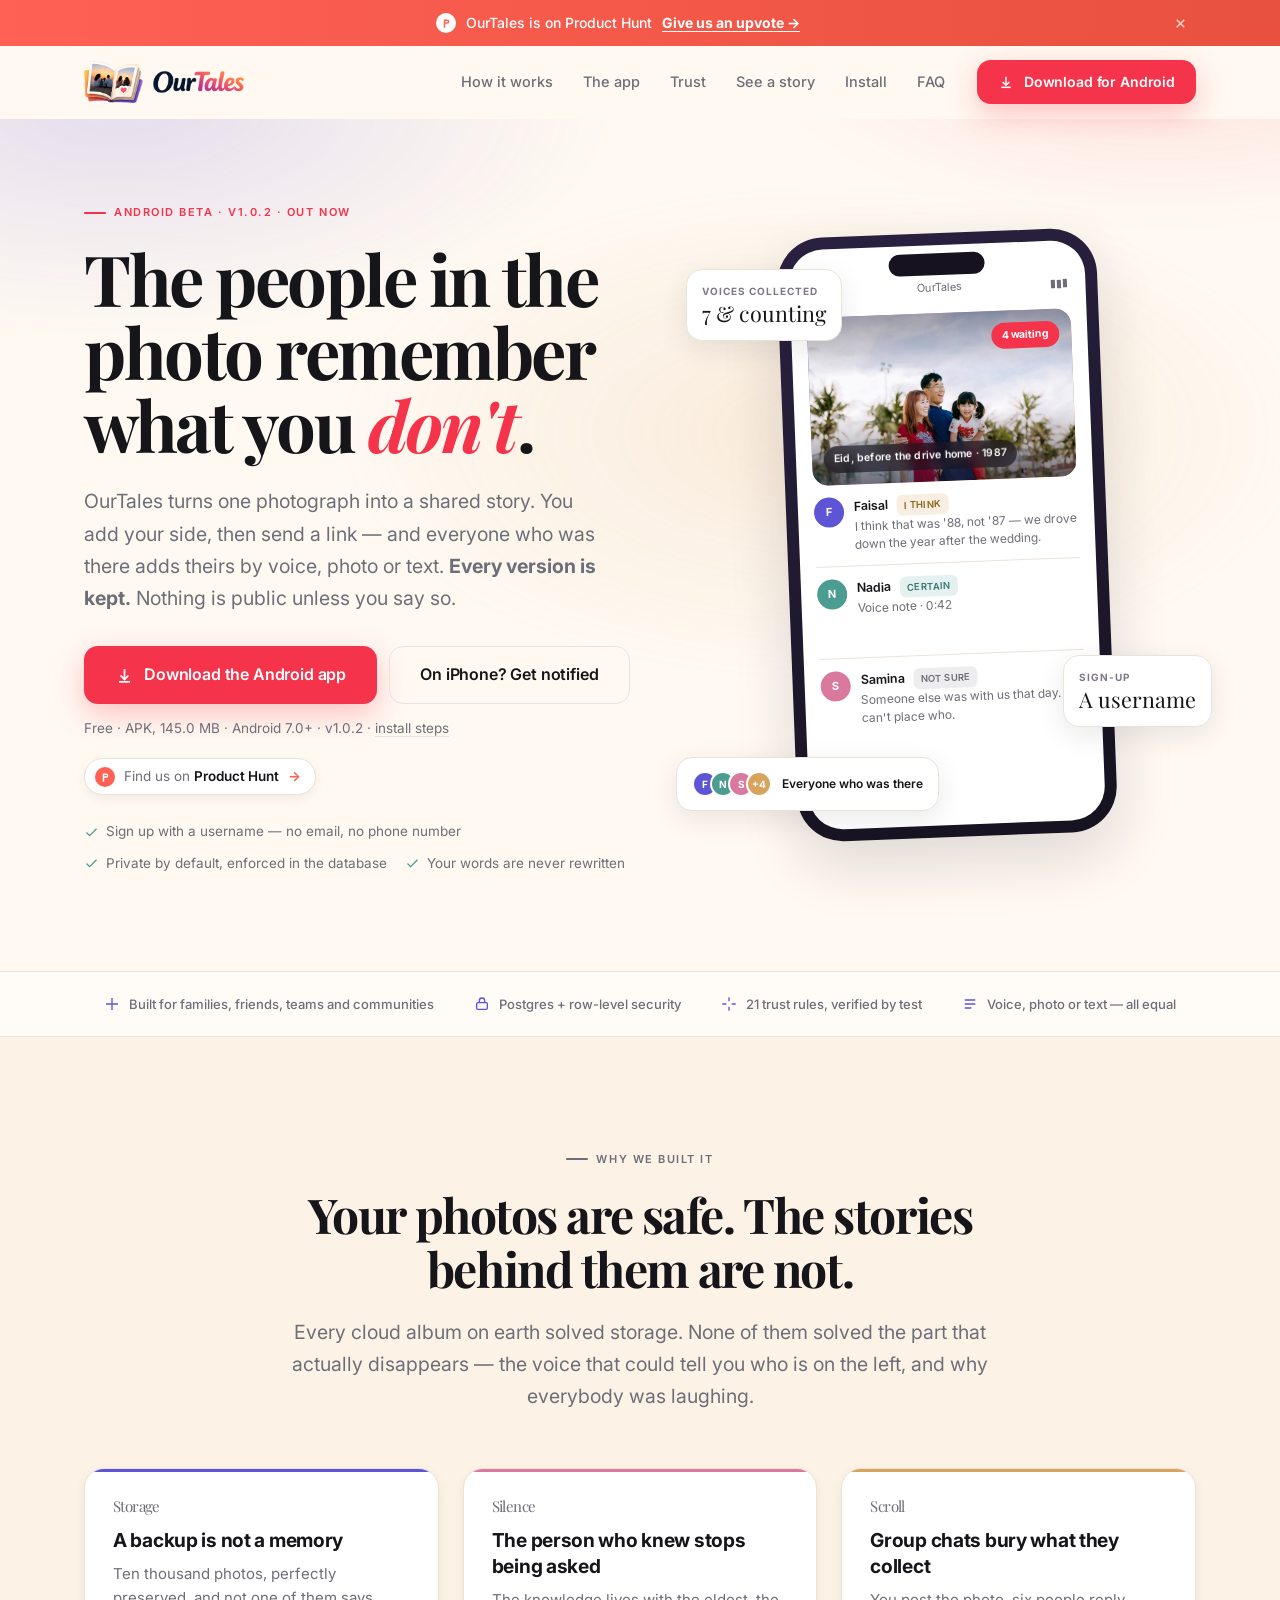
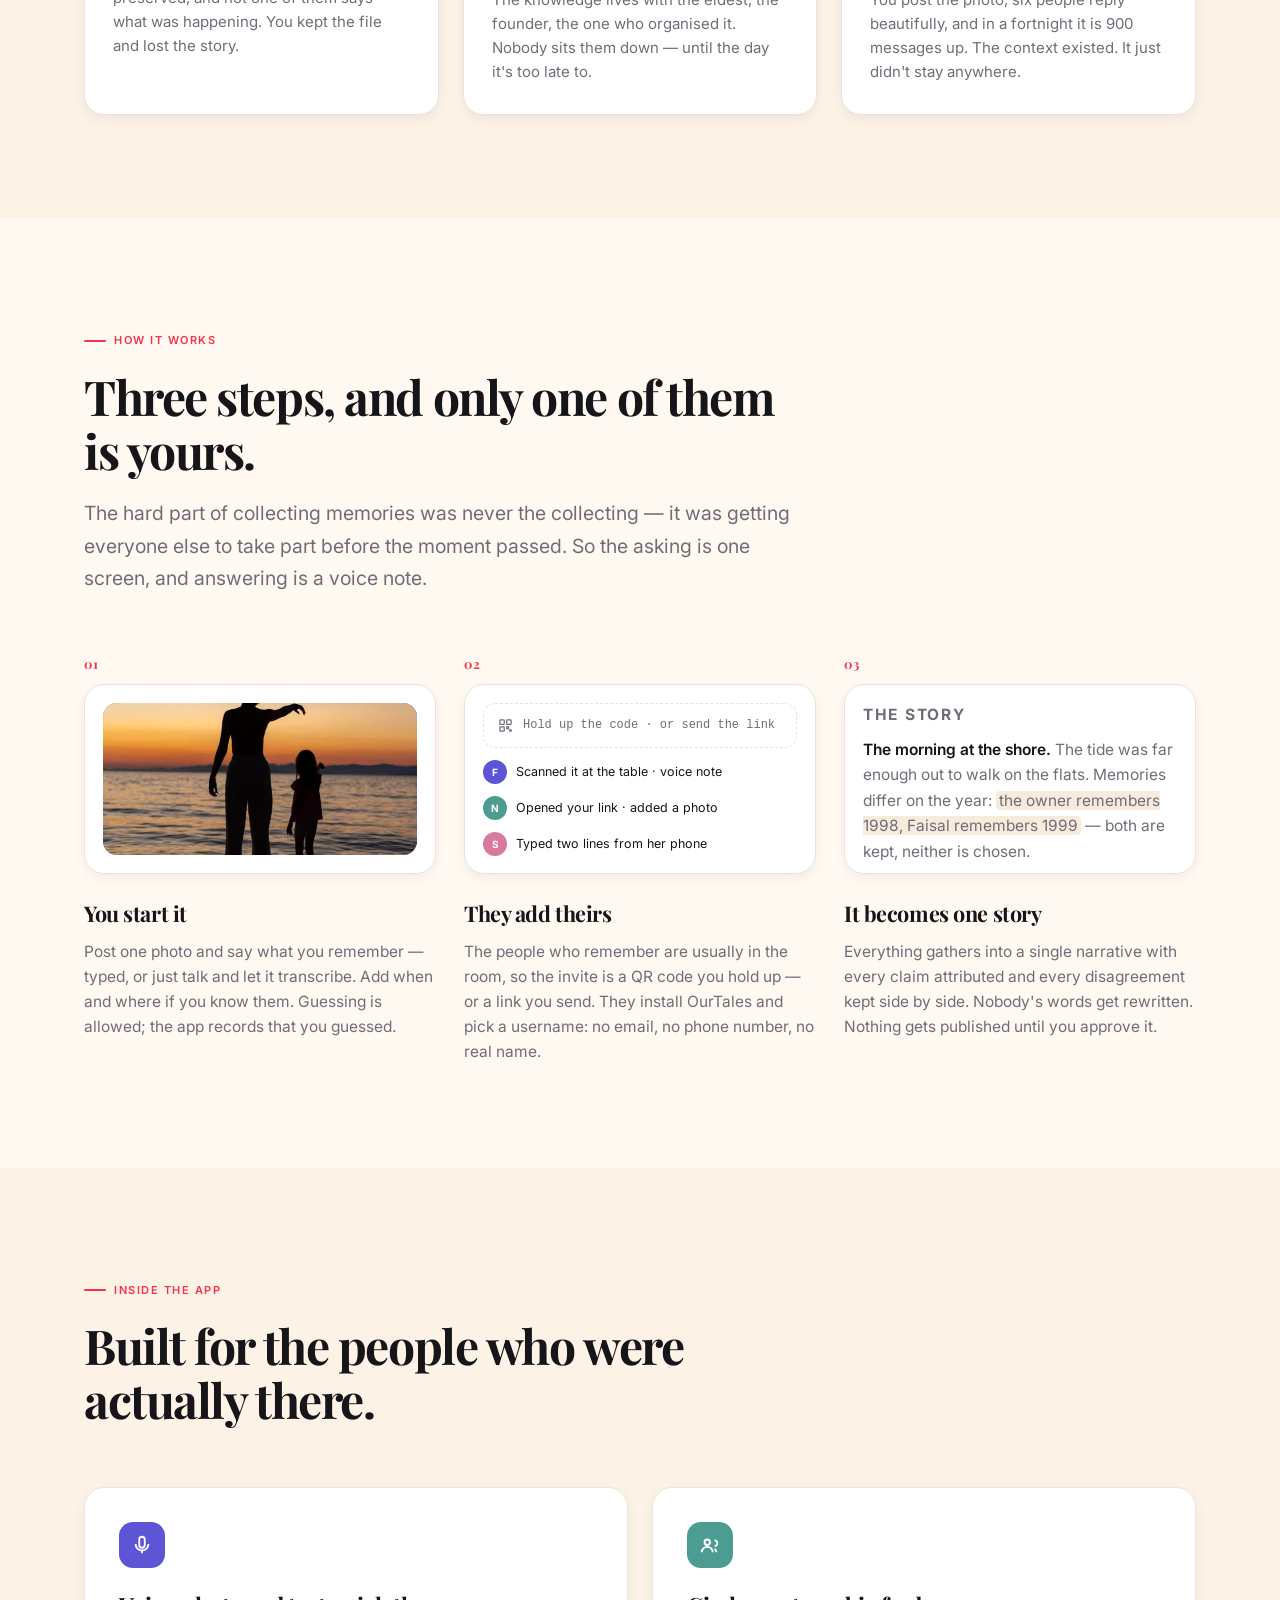
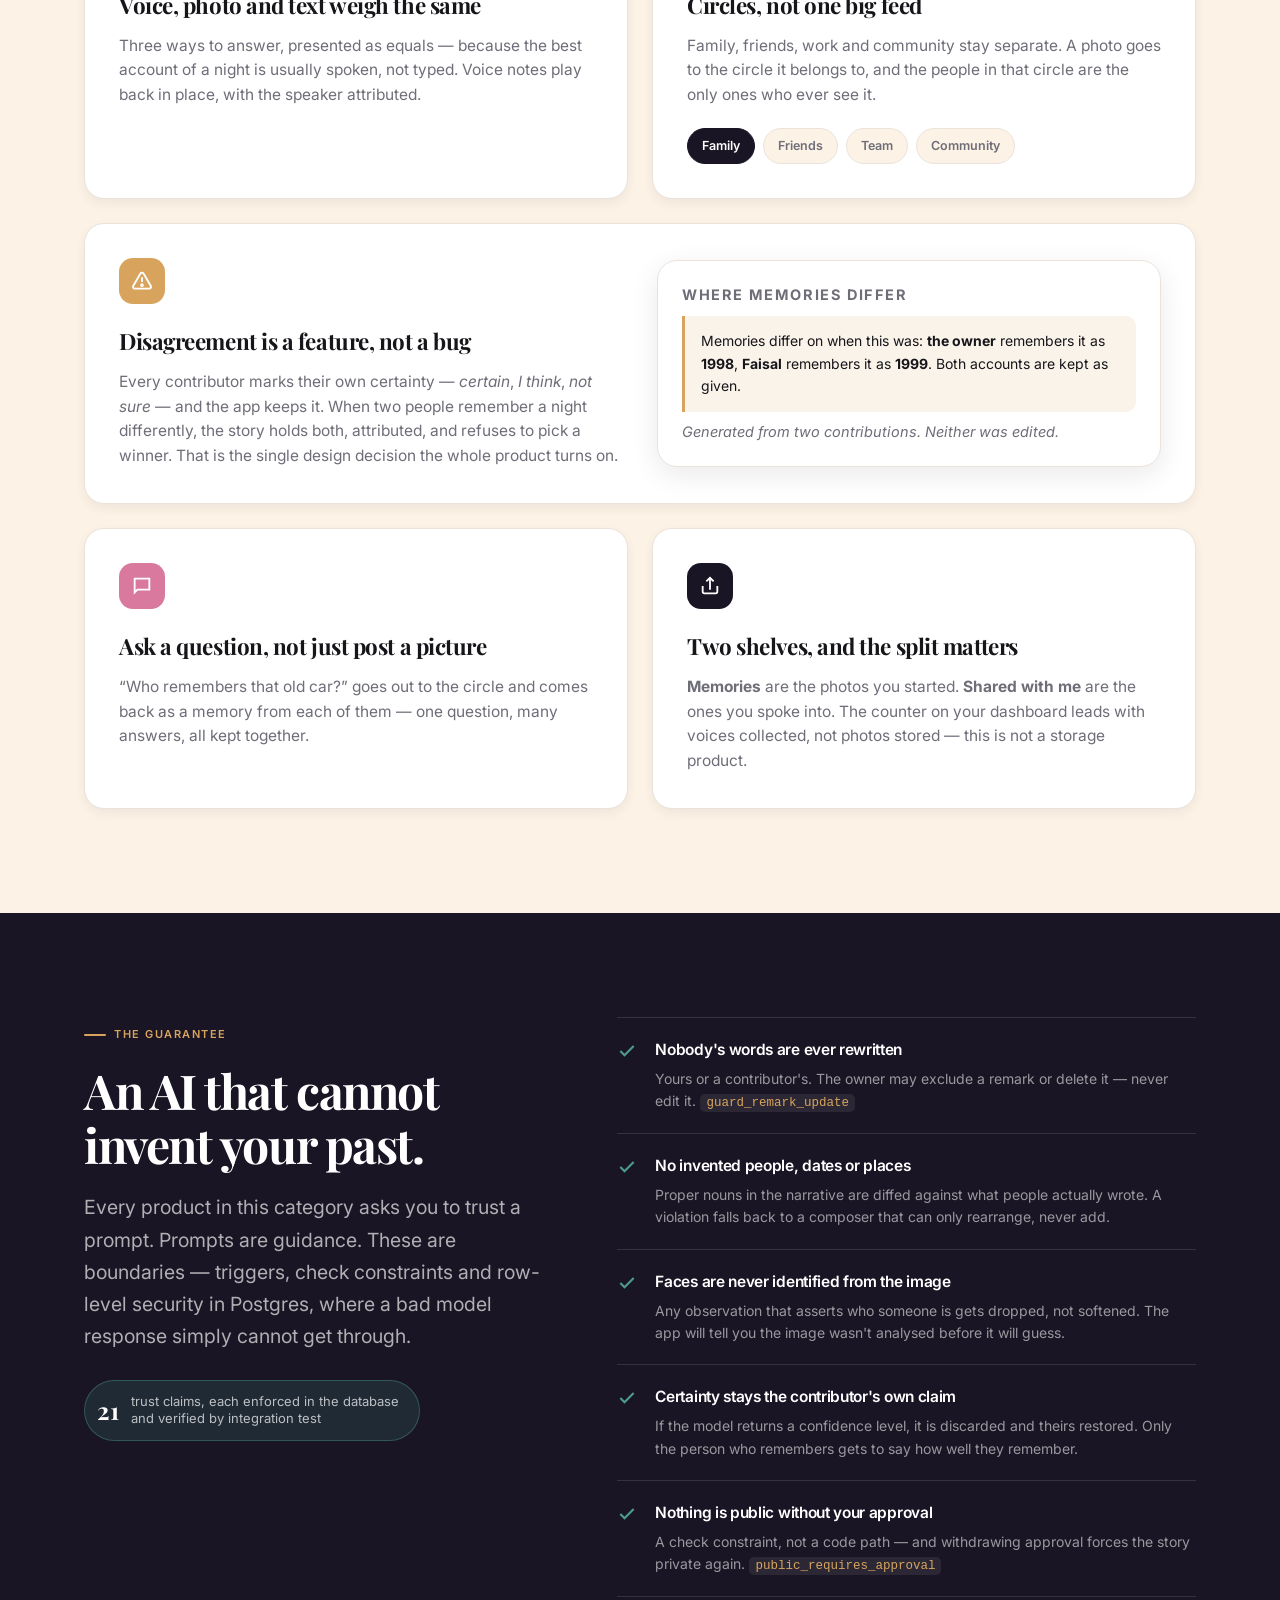
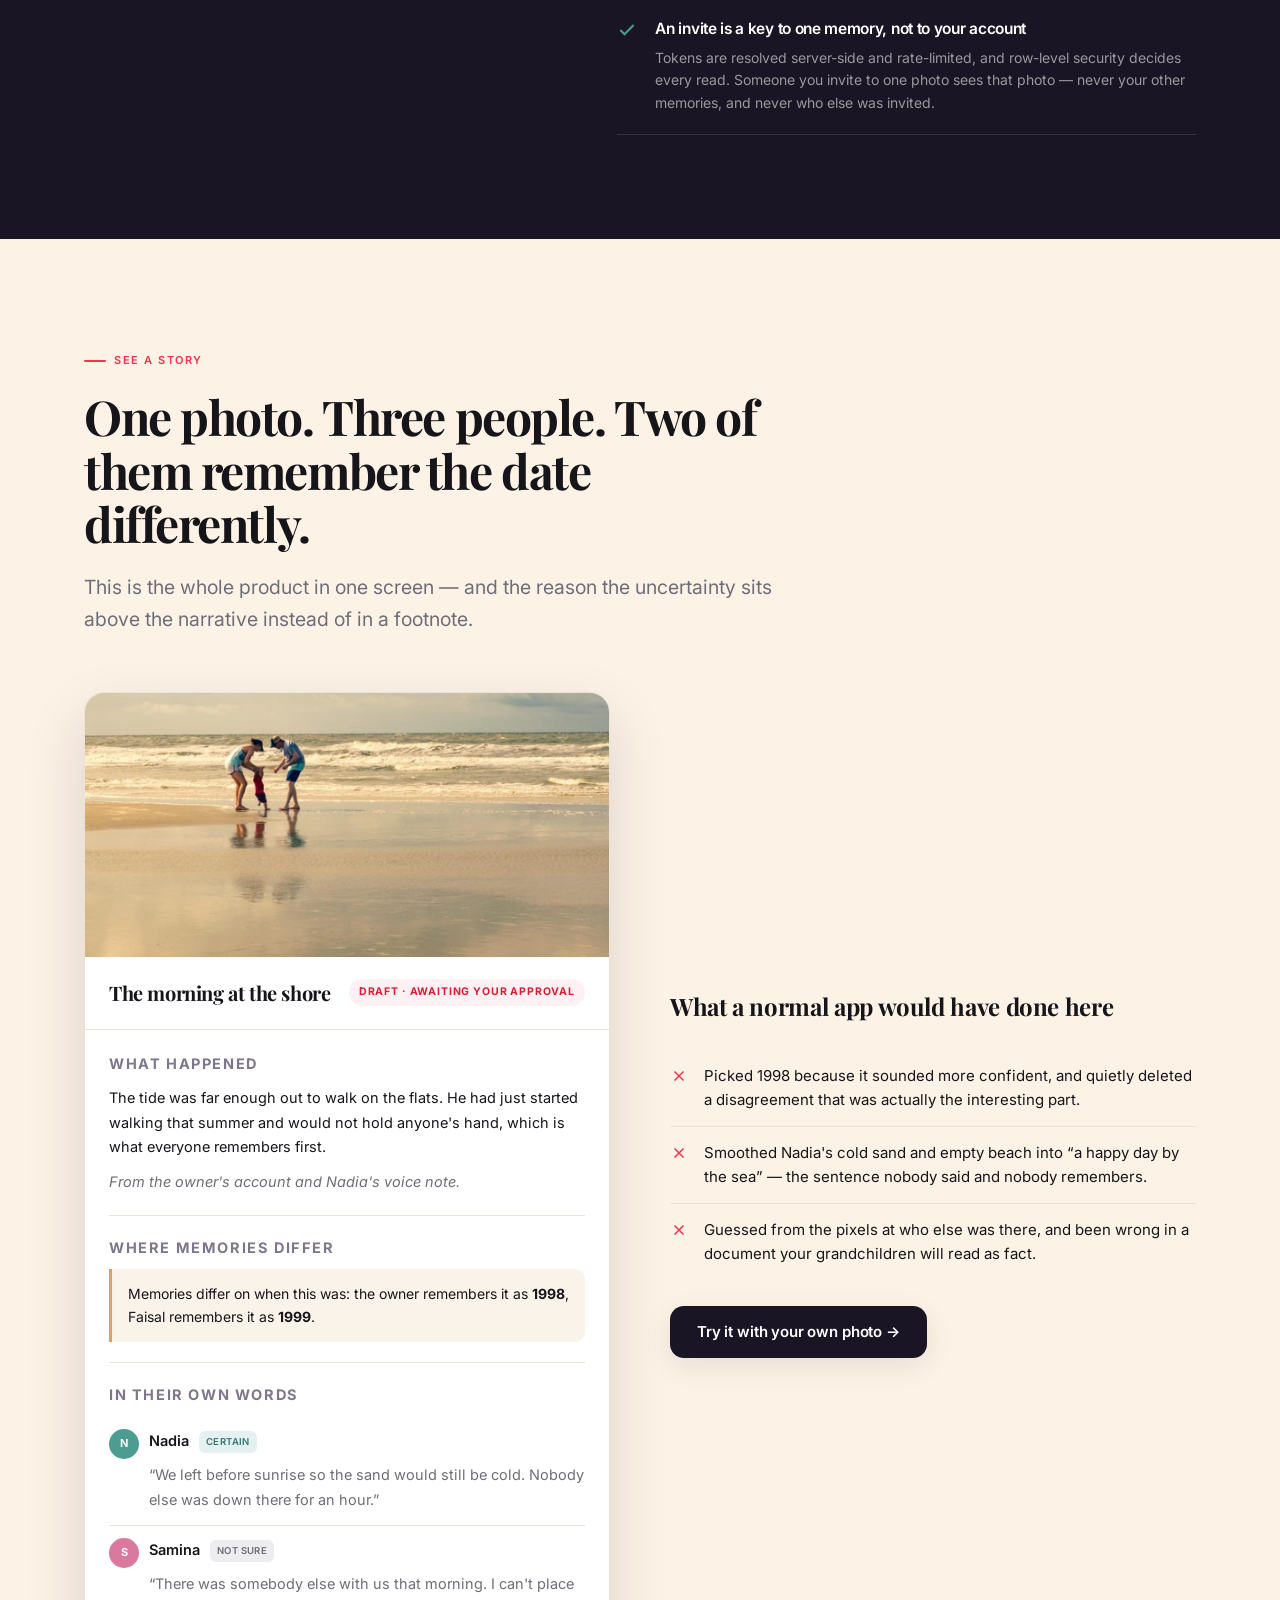
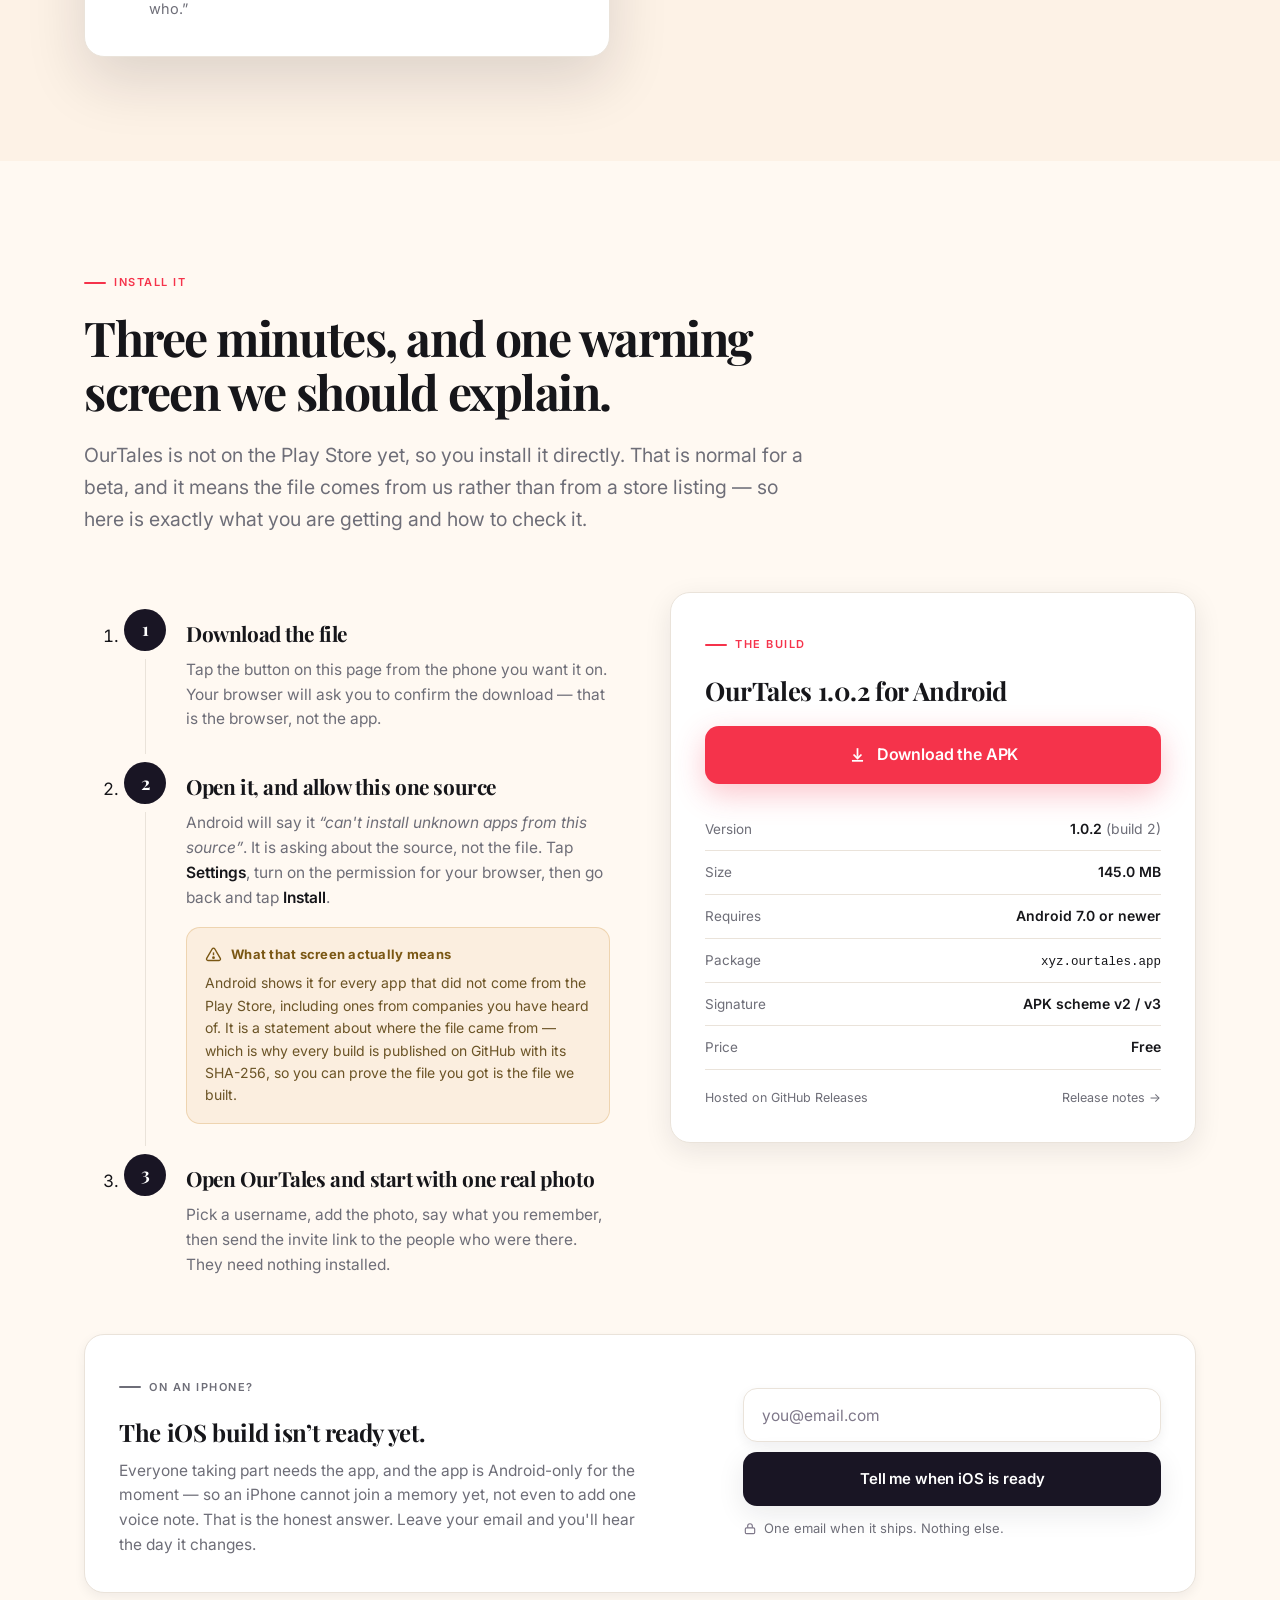
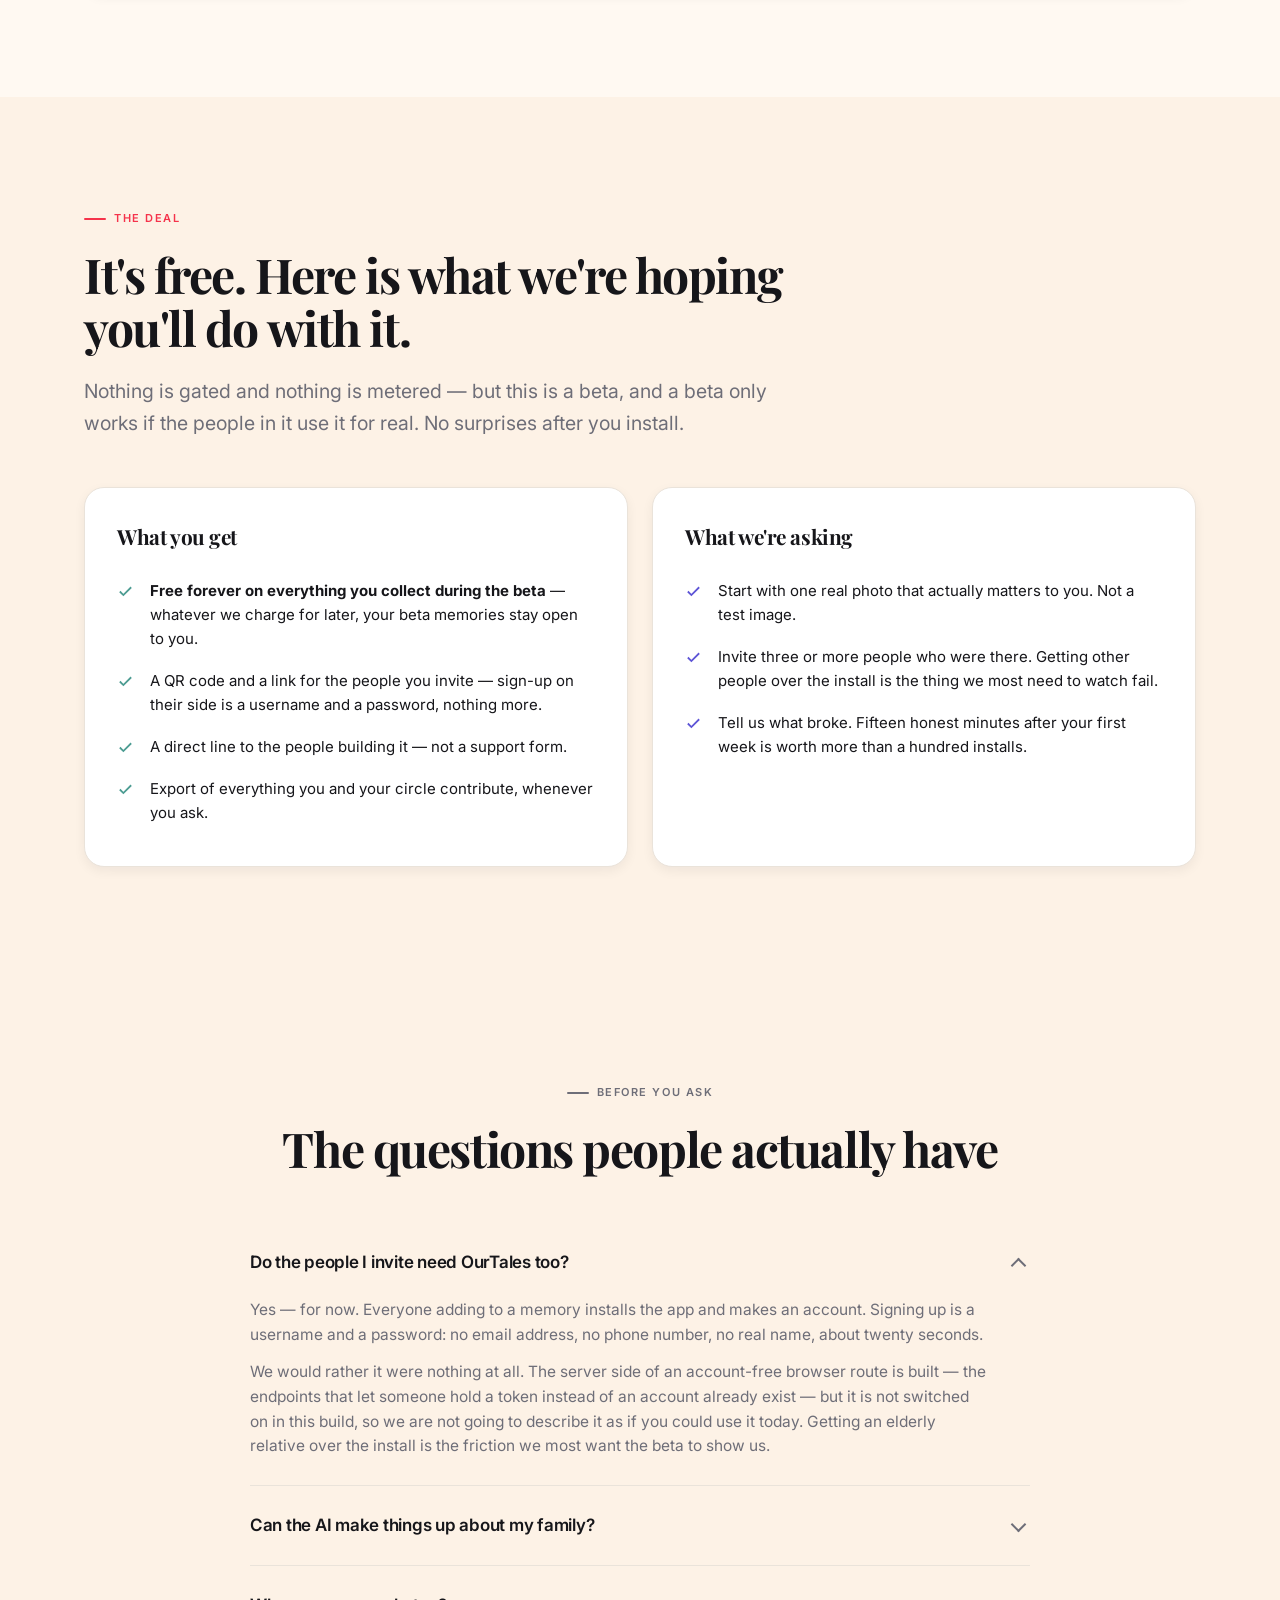
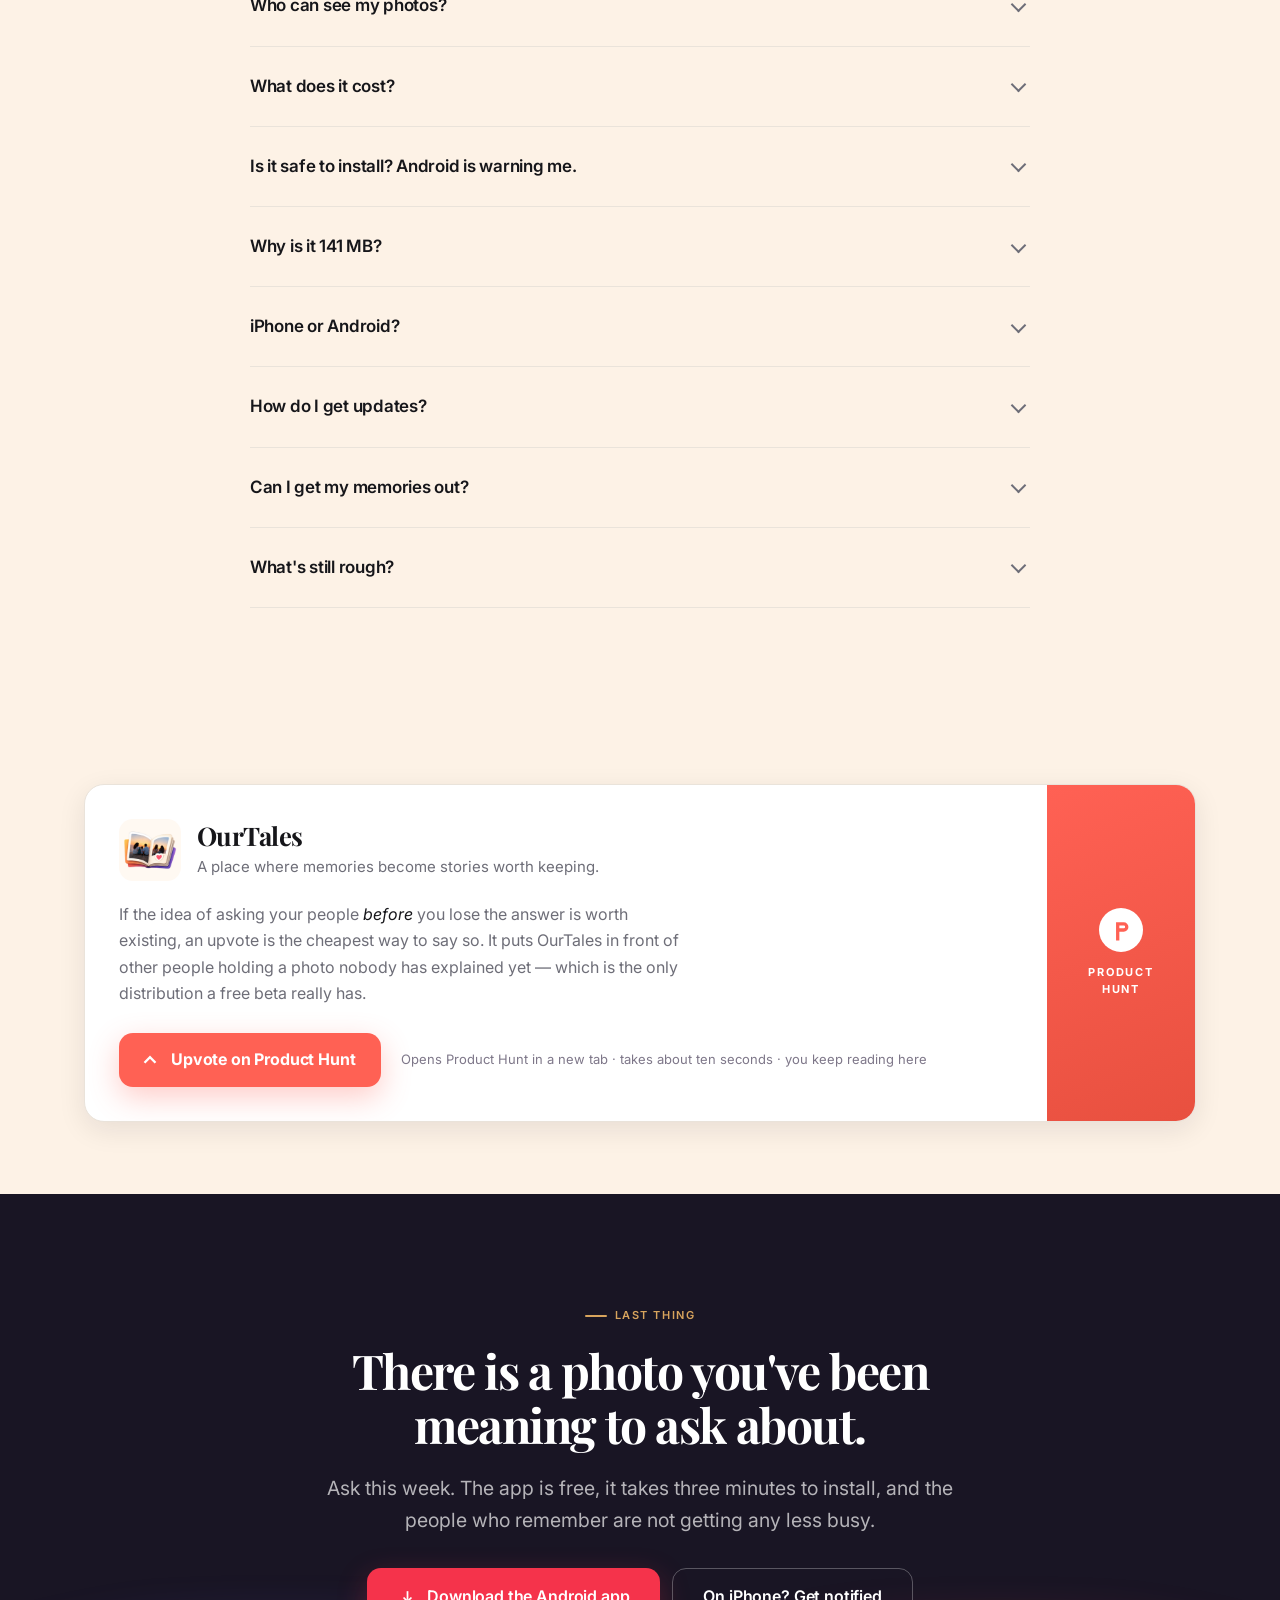
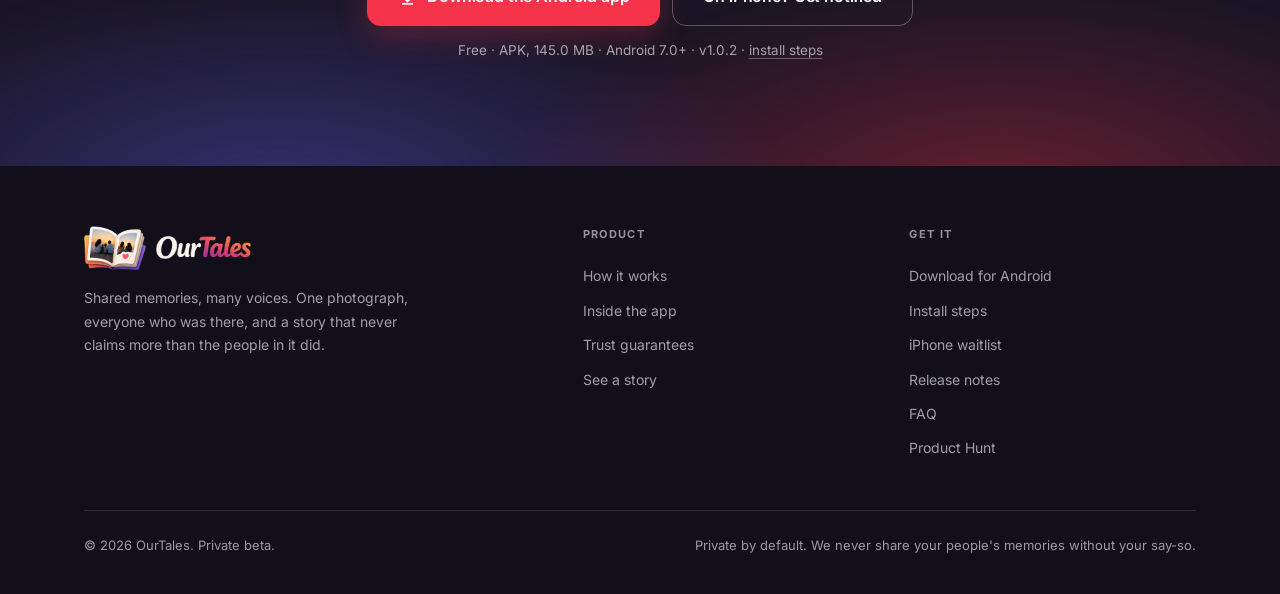
<file: index.html>
<!doctype html>
<html lang="en">
<head>
<meta charset="utf-8">
<meta name="viewport" content="width=device-width, initial-scale=1">
<title>OurTales — every photo holds more than one memory</title>
<meta name="description" content="OurTales turns one photograph into a shared story. The people who were there add their side by voice, photo or text, and nobody’s words get rewritten. Free Android beta — sign up with a username, no email needed.">
<meta name="theme-color" content="#FFF9F2">
<!-- Absolute URLs, because a crawler and a share-card scraper do not resolve
     relative ones. Point these at the custom domain the day it exists. -->
<link rel="canonical" href="https://dev-zohaibalishah.github.io/ourtales-landing/">

<!-- Open Graph / Twitter -->
<meta property="og:type" content="website">
<meta property="og:site_name" content="OurTales">
<meta property="og:title" content="OurTales — every photo holds more than one memory">
<meta property="og:description" content="One photo. Everyone who was there adds their side — by voice, photo or text — and the story keeps every version. Free Android beta, out now.">
<meta property="og:url" content="https://dev-zohaibalishah.github.io/ourtales-landing/">
<meta property="og:image" content="https://dev-zohaibalishah.github.io/ourtales-landing/assets/img/og-card.png">
<meta property="og:image:width" content="1200">
<meta property="og:image:height" content="630">
<meta property="og:image:alt" content="The OurTales logo: an open photo album showing a family watching a sunset, above the OurTales wordmark.">
<meta name="twitter:card" content="summary_large_image">
<meta name="twitter:title" content="OurTales — every photo holds more than one memory">
<meta name="twitter:description" content="One photo. Everyone who was there adds their side — by voice, photo or text — and the story keeps every version.">
<meta name="twitter:image" content="https://dev-zohaibalishah.github.io/ourtales-landing/assets/img/og-card.png">

<link rel="icon" href="assets/img/favicon-32.png" sizes="32x32" type="image/png">
<link rel="icon" href="assets/img/ourtales-icon-512.png" sizes="512x512" type="image/png">
<link rel="apple-touch-icon" href="assets/img/favicon-180.png">
<link rel="manifest" href="site.webmanifest">

<link rel="preconnect" href="https://fonts.googleapis.com">
<link rel="preconnect" href="https://fonts.gstatic.com" crossorigin>
<link rel="stylesheet" href="https://fonts.googleapis.com/css2?family=Inter:wght@400;500;600;700&family=Playfair+Display:ital,wght@0,600;0,700;1,600&display=swap">
<link rel="stylesheet" href="assets/css/styles.css">

<!-- Opt the page into scroll-reveal only when scripting is actually running.
     Inline and before the stylesheet's first paint so nothing flashes. -->
<script>document.documentElement.classList.add('js');</script>

<script type="application/ld+json">
{
  "@context": "https://schema.org",
  "@graph": [
    {
      "@type": "MobileApplication",
      "name": "OurTales",
      "applicationCategory": "LifestyleApplication",
      "operatingSystem": "Android 7.0+",
      "softwareVersion": "1.0.2",
      "fileSize": "145.0 MB",
      "installUrl": "https://dev-zohaibalishah.github.io/ourtales-landing/#download",
      "downloadUrl": "https://github.com/dev-zohaibalishah/ourtales-landing/releases/download/v1.0.2/ourtales-1.0.2-android.apk",
      "description": "A mobile app that turns one photograph into a shared, source-aware story: the owner starts with their own account of it, and the people who were there add theirs — by voice, photo or text — with every version kept and nobody’s words rewritten.",
      "offers": { "@type": "Offer", "price": "0", "priceCurrency": "USD" }
    },
    {
      "@type": "FAQPage",
      "mainEntity": [
        {
          "@type": "Question",
          "name": "Do the people I invite need OurTales too?",
          "acceptedAnswer": { "@type": "Answer", "text": "Yes, for now. Everyone contributing to a memory installs the app and makes an account. Signing up is a username and a password — no email address, no phone number, no real name — so it takes about twenty seconds. A browser route that needs no app at all is built on the server but is not switched on in this build." }
        },
        {
          "@type": "Question",
          "name": "Does the AI make things up about my family?",
          "acceptedAnswer": { "@type": "Answer", "text": "It cannot. The composer only arranges prose that real people wrote. Invented names, invented witnesses and identification of faces are stripped before the story is saved, and those rules live in the database as triggers and constraints rather than in a prompt." }
        },
        {
          "@type": "Question",
          "name": "Is anything public by default?",
          "acceptedAnswer": { "@type": "Answer", "text": "No. A story cannot be public unless you have approved it — that is a database check constraint, not a setting. Withdraw approval and it unpublishes itself." }
        },
        {
          "@type": "Question",
          "name": "What does the beta cost?",
          "acceptedAnswer": { "@type": "Answer", "text": "Nothing. Beta testers keep free access to everything they collect during the beta, permanently." }
        },
        {
          "@type": "Question",
          "name": "Why does Android warn me when I install the APK?",
          "acceptedAnswer": { "@type": "Answer", "text": "Because the file did not come from the Play Store. The warning is about where a file came from, not what is in it. You can check that you got the exact file we published by comparing its SHA-256 checksum, which is printed in the GitHub release notes for every build." }
        },
        {
          "@type": "Question",
          "name": "Is there an iPhone version?",
          "acceptedAnswer": { "@type": "Answer", "text": "Not yet. The Android beta is out first, and everyone taking part needs an Android phone for now. Leave your email and you will hear the day the iOS build is ready." }
        }
      ]
    }
  ]
}
</script>
</head>
<body>

<a class="skip-link" href="#main">Skip to content</a>

<!-- Product Hunt bar.
     Hidden by default and revealed by script, because it is suppressed for two
     groups it would only annoy: anyone who arrived *from* Product Hunt, and
     anyone who has dismissed it before. Asking a visitor to go to the site they
     just came from is the fastest way to look automated. -->
<!-- Shown when someone opened a share / QR link without the app.
     Script fills the label and tries to hand off to OurTales first. -->
<div class="invitebar" id="invitebar" hidden>
  <div class="wrap invitebar__inner">
    <p class="invitebar__text" id="invitebar-text">This link opens in OurTales. Install the app if you do not have it yet.</p>
    <a class="btn btn--accent btn--sm" href="https://github.com/dev-zohaibalishah/ourtales-landing/releases/download/v1.0.2/ourtales-1.0.2-android.apk" data-cta="invite-bar" data-download>Download the app</a>
  </div>
</div>

<div class="phbar" id="phbar" hidden>
  <div class="wrap phbar__inner">
    <a class="phbar__link" href="https://www.producthunt.com/products/ourtales?utm_source=ourtales_landing&amp;utm_medium=referral&amp;utm_campaign=ph_launch&amp;utm_content=topbar"
       target="_blank" rel="noopener" data-cta="ph-topbar" data-ph>
      <svg class="phbar__mark" viewBox="0 0 40 40" aria-hidden="true"><circle cx="20" cy="20" r="20" fill="#fff"/><path d="M22.5 20H17v-5.5h5.5a2.75 2.75 0 0 1 0 5.5ZM17 20v8" stroke="#FF6154" stroke-width="3" fill="none" stroke-linecap="square"/></svg>
      <span class="phbar__text" data-ph-headline>OurTales is on Product&nbsp;Hunt</span>
      <span class="phbar__cta">Give us an upvote <span aria-hidden="true">→</span></span>
    </a>
    <button class="phbar__close" type="button" data-ph-dismiss aria-label="Dismiss the Product Hunt banner">
      <svg viewBox="0 0 24 24" fill="none" stroke="currentColor" stroke-width="2.4" aria-hidden="true"><path d="M18 6 6 18M6 6l12 12"/></svg>
    </button>
  </div>
</div>

<header class="header" id="header">
  <div class="wrap header__inner">
    <!-- alt="" on both halves: the link already carries the accessible name,
         and two images inside it would otherwise announce twice. -->
    <a class="brand" href="#top" aria-label="OurTales home">
      <img class="brand__mark" src="assets/img/ourtales-mark.png" width="185" height="132" alt="">
      <img class="brand__word" src="assets/img/ourtales-wordmark.png" width="286" height="69" alt="">
    </a>

    <nav class="nav" aria-label="Primary">
      <a href="#how">How it works</a>
      <a href="#product">The app</a>
      <a href="#trust">Trust</a>
      <a href="#story">See a story</a>
      <a href="#download">Install</a>
      <a href="#faq">FAQ</a>
    </nav>

    <a class="btn btn--accent btn--sm header__cta"
       href="https://github.com/dev-zohaibalishah/ourtales-landing/releases/download/v1.0.2/ourtales-1.0.2-android.apk"
       data-cta="header" data-download>
      <svg viewBox="0 0 24 24" width="16" height="16" fill="none" stroke="currentColor" stroke-width="2.2" aria-hidden="true"><path d="M12 4v11"/><path d="m7 12 5 5 5-5"/><path d="M5 20h14"/></svg>
      <span>Download<span class="header__cta-long"> for Android</span></span>
    </a>
  </div>
</header>

<main id="main">

  <!-- ================================================================ hero -->
  <section class="hero" id="top">
    <div class="hero__glow" aria-hidden="true"></div>
    <div class="wrap hero__inner">

      <div class="hero__copy">
        <span class="eyebrow">Android beta · v1.0.2 · out now</span>
        <h1 class="display">The people in the photo remember what you <em class="mark">don't</em>.</h1>
        <p class="lede">
          OurTales turns one photograph into a shared story. You add your side, then
          send a link — and everyone who was there adds theirs by voice, photo or
          text. <strong>Every version is kept.</strong> Nothing is public unless
          you say so.
        </p>

        <!-- One decision above the fold: get the app. The email capture is for
             the iPhone half of the audience and lives further down, so the two
             never compete for the same click. -->
        <div class="get">
          <a class="btn btn--accent btn--lg"
             href="https://github.com/dev-zohaibalishah/ourtales-landing/releases/download/v1.0.2/ourtales-1.0.2-android.apk"
             data-cta="hero" data-download>
            <svg viewBox="0 0 24 24" width="19" height="19" fill="none" stroke="currentColor" stroke-width="2.2" aria-hidden="true"><path d="M12 4v11"/><path d="m7 12 5 5 5-5"/><path d="M5 20h14"/></svg>
            Download the Android app
          </a>
          <a class="btn btn--ghost btn--lg" href="#ios" data-cta="hero-ios">On iPhone? Get notified</a>
        </div>

        <p class="get__meta">
          Free · APK, 145.0&nbsp;MB · Android 7.0+ · v1.0.2 ·
          <a href="#download">install steps</a>
        </p>

        <!-- Deliberately small. The page has no testimonials and no user
             counts, so a real third-party listing is the only outside signal
             it carries — but it is the second ask, and it should look it. -->
        <a class="ph-badge" href="https://www.producthunt.com/products/ourtales?utm_source=ourtales_landing&amp;utm_medium=referral&amp;utm_campaign=ph_launch&amp;utm_content=hero"
           target="_blank" rel="noopener" data-cta="ph-hero" data-ph>
          <svg viewBox="0 0 40 40" aria-hidden="true"><circle cx="20" cy="20" r="20" fill="#FF6154"/><path d="M22.5 20H17v-5.5h5.5a2.75 2.75 0 0 1 0 5.5ZM17 20v8" stroke="#fff" stroke-width="3" fill="none" stroke-linecap="square"/></svg>
          <span>Find us on <b>Product Hunt</b></span>
          <span class="ph-badge__arrow" aria-hidden="true">→</span>
        </a>

        <ul class="hero__proof">
          <li class="hero__proof-item">
            <svg viewBox="0 0 24 24" fill="none" stroke="currentColor" stroke-width="2" aria-hidden="true"><path d="M20 6 9 17l-5-5"/></svg>
            Sign up with a username — no email, no phone number
          </li>
          <li class="hero__proof-item">
            <svg viewBox="0 0 24 24" fill="none" stroke="currentColor" stroke-width="2" aria-hidden="true"><path d="M20 6 9 17l-5-5"/></svg>
            Private by default, enforced in the database
          </li>
          <li class="hero__proof-item">
            <svg viewBox="0 0 24 24" fill="none" stroke="currentColor" stroke-width="2" aria-hidden="true"><path d="M20 6 9 17l-5-5"/></svg>
            Your words are never rewritten
          </li>
        </ul>
      </div>

      <!-- The mockup is drawn, not photographed: the app renders CSS-gradient
           "PhotoPlates" in place of real images, so this is honest to it. -->
      <div class="hero__art" aria-hidden="true">
        <div class="float float--a">
          <p class="float__label">Voices collected</p>
          <p class="float__value">7 &amp; counting</p>
        </div>

        <div class="phone">
          <div class="phone__notch"></div>
          <div class="phone__screen">
            <div class="phone__bar"><span>9:41</span><span>OurTales</span><span>▮▮▮</span></div>
            <div class="phone__body">
              <div class="plate">
                <img class="plate__img" src="assets/img/photo-gathering.jpg" width="760" height="570"
                     alt="A family standing together outdoors, laughing at something off to one side." decoding="async">
                <span class="plate__count">4 waiting</span>
                <span class="plate__tag">Eid, before the drive home · 1987</span>
              </div>

              <div class="remark">
                <span class="remark__avatar" style="background:#5D54D6">F</span>
                <div>
                  <p class="remark__name">Faisal <span class="chip chip--think">I think</span></p>
                  <p class="remark__text">I think that was '88, not '87 — we drove down the year after the wedding.</p>
                </div>
              </div>

              <div class="remark">
                <span class="remark__avatar" style="background:#4C9C92">N</span>
                <div>
                  <p class="remark__name">Nadia <span class="chip chip--certain">Certain</span></p>
                  <p class="remark__text">Voice note · 0:42</p>
                  <div class="wave">
                    <span style="animation-delay:0s"></span><span style="animation-delay:.1s"></span>
                    <span style="animation-delay:.2s"></span><span style="animation-delay:.3s"></span>
                    <span style="animation-delay:.4s"></span><span style="animation-delay:.5s"></span>
                    <span style="animation-delay:.6s"></span><span style="animation-delay:.7s"></span>
                    <span style="animation-delay:.8s"></span><span style="animation-delay:.9s"></span>
                    <span style="animation-delay:1s"></span><span style="animation-delay:1.1s"></span>
                    <span style="animation-delay:1.2s"></span><span style="animation-delay:1.3s"></span>
                  </div>
                </div>
              </div>

              <div class="remark">
                <span class="remark__avatar" style="background:#D9799D">S</span>
                <div>
                  <p class="remark__name">Samina <span class="chip chip--unsure">Not sure</span></p>
                  <p class="remark__text">Someone else was with us that day. I can't place who.</p>
                </div>
              </div>
            </div>
          </div>
        </div>

        <div class="float float--b">
          <p class="float__label">Sign-up</p>
          <p class="float__value">A username</p>
        </div>

        <div class="float float--c">
          <div class="stack">
            <span style="background:#5D54D6">F</span>
            <span style="background:#4C9C92">N</span>
            <span style="background:#D9799D">S</span>
            <span style="background:#D8A45D">+4</span>
          </div>
          <p>Everyone who was there</p>
        </div>
      </div>
    </div>
  </section>

  <!-- =============================================================== strip -->
  <div class="marquee">
    <div class="wrap marquee__inner">
      <span class="marquee__item">
        <svg viewBox="0 0 24 24" fill="none" stroke="currentColor" stroke-width="2" aria-hidden="true"><path d="M12 3v18M3 12h18"/></svg>
        Built for families, friends, teams and communities
      </span>
      <span class="marquee__item">
        <svg viewBox="0 0 24 24" fill="none" stroke="currentColor" stroke-width="2" aria-hidden="true"><rect x="4" y="10" width="16" height="10" rx="2"/><path d="M8 10V7a4 4 0 0 1 8 0v3"/></svg>
        Postgres + row-level security
      </span>
      <span class="marquee__item">
        <svg viewBox="0 0 24 24" fill="none" stroke="currentColor" stroke-width="2" aria-hidden="true"><path d="M12 2v6M12 16v6M2 12h6M16 12h6"/></svg>
        21 trust rules, verified by test
      </span>
      <span class="marquee__item">
        <svg viewBox="0 0 24 24" fill="none" stroke="currentColor" stroke-width="2" aria-hidden="true"><path d="M4 6h16M4 12h16M4 18h10"/></svg>
        Voice, photo or text — all equal
      </span>
    </div>
  </div>

  <!-- ============================================================ problem -->
  <section class="section problem">
    <div class="wrap">
      <div class="section-head section-head--center reveal">
        <span class="eyebrow eyebrow--muted">Why we built it</span>
        <h2 class="h2">Your photos are safe. The stories behind them are not.</h2>
        <p class="lede">
          Every cloud album on earth solved storage. None of them solved the part that
          actually disappears — the voice that could tell you who is on the left, and why
          everybody was laughing.
        </p>
      </div>

      <div class="problem__grid">
        <article class="loss reveal" style="--rail:#5D54D6">
          <p class="loss__stat">Storage</p>
          <h3 class="h3">A backup is not a memory</h3>
          <p>Ten thousand photos, perfectly preserved, and not one of them says what was happening. You kept the file and lost the story.</p>
        </article>
        <article class="loss reveal" style="--rail:#D9799D">
          <p class="loss__stat">Silence</p>
          <h3 class="h3">The person who knew stops being asked</h3>
          <p>The knowledge lives with the eldest, the founder, the one who organised it. Nobody sits them down — until the day it's too late to.</p>
        </article>
        <article class="loss reveal" style="--rail:#D8A45D">
          <p class="loss__stat">Scroll</p>
          <h3 class="h3">Group chats bury what they collect</h3>
          <p>You post the photo, six people reply beautifully, and in a fortnight it is 900 messages up. The context existed. It just didn't stay anywhere.</p>
        </article>
      </div>
    </div>
  </section>

  <!-- ================================================================= how -->
  <section class="section" id="how">
    <div class="wrap">
      <div class="section-head reveal">
        <span class="eyebrow">How it works</span>
        <h2 class="h2">Three steps, and only one of them is yours.</h2>
        <p class="lede">
          The hard part of collecting memories was never the collecting — it was getting
          everyone else to take part before the moment passed. So the asking is one
          screen, and answering is a voice note.
        </p>
      </div>

      <div class="steps">
        <article class="step reveal">
          <div class="step__art">
            <div class="mini-upload">
              <img src="assets/img/photo-sunset.jpg" width="620" height="465" loading="lazy" decoding="async"
                   alt="Two figures silhouetted against a sunset over water, one pointing out to sea.">
            </div>
          </div>
          <h3>You start it</h3>
          <p>Post one photo and say what you remember — typed, or just talk and let it transcribe. Add when and where if you know them. Guessing is allowed; the app records that you guessed.</p>
        </article>

        <article class="step reveal">
          <div class="step__art">
            <div class="mini-link">
              <svg viewBox="0 0 24 24" width="15" height="15" fill="none" stroke="currentColor" stroke-width="2" aria-hidden="true"><rect x="3" y="3" width="7" height="7" rx="1"/><rect x="14" y="3" width="7" height="7" rx="1"/><rect x="3" y="14" width="7" height="7" rx="1"/><path d="M14 14h3v3h-3zM19 19h2v2h-2z"/></svg>
              Hold up the code · or send the link
            </div>
            <div class="mini-row"><span class="mini-dot" style="background:#5D54D6">F</span> Scanned it at the table · voice note</div>
            <div class="mini-row"><span class="mini-dot" style="background:#4C9C92">N</span> Opened your link · added a photo</div>
            <div class="mini-row"><span class="mini-dot" style="background:#D9799D">S</span> Typed two lines from her phone</div>
          </div>
          <h3>They add theirs</h3>
          <p>The people who remember are usually in the room, so the invite is a QR code you hold up — or a link you send. They install OurTales and pick a username: no email, no phone number, no real name.</p>
        </article>

        <article class="step reveal">
          <div class="step__art">
            <p class="story-card__label">The story</p>
            <p class="mini-story">
              <b>The morning at the shore.</b> The tide was far enough out to walk on the
              flats. Memories differ on the year: <span class="u">the owner remembers 1998,
              Faisal remembers 1999</span> — both are kept, neither is chosen.
            </p>
            <div class="mini-row"><span class="chip chip--certain">Certain</span> <span class="chip chip--think">I think</span> <span class="chip chip--unsure">Not sure</span></div>
          </div>
          <h3>It becomes one story</h3>
          <p>Everything gathers into a single narrative with every claim attributed and every disagreement kept side by side. Nobody's words get rewritten. Nothing gets published until you approve it.</p>
        </article>
      </div>
    </div>
  </section>

  <!-- ============================================================= product -->
  <section class="section" id="product" style="background:var(--cream-deep)">
    <div class="wrap">
      <div class="section-head reveal">
        <span class="eyebrow">Inside the app</span>
        <h2 class="h2">Built for the people who were actually there.</h2>
      </div>

      <div class="pillars">
        <article class="pillar reveal">
          <div class="pillar__icon" style="background:#5D54D6">
            <svg viewBox="0 0 24 24" fill="none" stroke="currentColor" stroke-width="2" aria-hidden="true"><path d="M12 18v3"/><rect x="9" y="3" width="6" height="12" rx="3"/><path d="M5 11a7 7 0 0 0 14 0"/></svg>
          </div>
          <h3>Voice, photo and text weigh the same</h3>
          <p>Three ways to answer, presented as equals — because the best account of a night is usually spoken, not typed. Voice notes play back in place, with the speaker attributed.</p>
        </article>

        <article class="pillar reveal">
          <div class="pillar__icon" style="background:#4C9C92">
            <svg viewBox="0 0 24 24" fill="none" stroke="currentColor" stroke-width="2" aria-hidden="true"><path d="M9 12a3 3 0 1 0 0-6 3 3 0 0 0 0 6Z"/><path d="M3 20a6 6 0 0 1 12 0"/><path d="M17 7a3 3 0 0 1 0 6"/><path d="M19 20a5 5 0 0 0-2-4"/></svg>
          </div>
          <h3>Circles, not one big feed</h3>
          <p>Family, friends, work and community stay separate. A photo goes to the circle it belongs to, and the people in that circle are the only ones who ever see it.</p>
          <div class="circles"><span>Family</span><span>Friends</span><span>Team</span><span>Community</span></div>
        </article>

        <article class="pillar reveal pillar--wide">
          <div class="pillar__inner">
            <div>
              <div class="pillar__icon" style="background:#D8A45D">
                <svg viewBox="0 0 24 24" fill="none" stroke="currentColor" stroke-width="2" aria-hidden="true"><path d="M12 8v5"/><circle cx="12" cy="16.5" r="1"/><path d="M10.3 3.9 2.4 17.4A2 2 0 0 0 4.1 20.4h15.8a2 2 0 0 0 1.7-3L13.7 3.9a2 2 0 0 0-3.4 0Z"/></svg>
              </div>
              <h3>Disagreement is a feature, not a bug</h3>
              <p>
                Every contributor marks their own certainty — <em>certain</em>,
                <em>I think</em>, <em>not sure</em> — and the app keeps it. When two people
                remember a night differently, the story holds both, attributed, and
                refuses to pick a winner. That is the single design decision the whole
                product turns on.
              </p>
            </div>
            <div class="story-card" style="box-shadow:var(--shadow-md)">
              <div class="story-card__body">
                <p class="story-card__label">Where memories differ</p>
                <div class="conflict">
                  Memories differ on when this was: <b>the owner</b> remembers it as
                  <b>1998</b>, <b>Faisal</b> remembers it as <b>1999</b>. Both accounts are
                  kept as given.
                </div>
                <p class="attrib">Generated from two contributions. Neither was edited.</p>
              </div>
            </div>
          </div>
        </article>

        <article class="pillar reveal">
          <div class="pillar__icon" style="background:#D9799D">
            <svg viewBox="0 0 24 24" fill="none" stroke="currentColor" stroke-width="2" aria-hidden="true"><path d="M4 4h16v12H7l-3 3V4Z"/></svg>
          </div>
          <h3>Ask a question, not just post a picture</h3>
          <p>“Who remembers that old car?” goes out to the circle and comes back as a memory from each of them — one question, many answers, all kept together.</p>
        </article>

        <article class="pillar reveal">
          <div class="pillar__icon" style="background:#191524">
            <svg viewBox="0 0 24 24" fill="none" stroke="currentColor" stroke-width="2" aria-hidden="true"><path d="M20 12v6a2 2 0 0 1-2 2H6a2 2 0 0 1-2-2v-6"/><path d="M12 3v13"/><path d="m8 7 4-4 4 4"/></svg>
          </div>
          <h3>Two shelves, and the split matters</h3>
          <p><b>Memories</b> are the photos you started. <b>Shared with me</b> are the ones you spoke into. The counter on your dashboard leads with voices collected, not photos stored — this is not a storage product.</p>
        </article>
      </div>
    </div>
  </section>

  <!-- =============================================================== trust -->
  <section class="section trust" id="trust">
    <div class="wrap trust__grid">
      <div class="reveal">
        <span class="eyebrow eyebrow--light">The guarantee</span>
        <h2 class="h2">An AI that cannot invent your past.</h2>
        <p class="lede" style="margin-top:20px">
          Every product in this category asks you to trust a prompt. Prompts are
          guidance. These are boundaries — triggers, check constraints and row-level
          security in Postgres, where a bad model response simply cannot get through.
        </p>
        <div class="trust__badge">
          <strong>21</strong>
          <span>trust claims, each enforced in the database<br>and verified by integration test</span>
        </div>
      </div>

      <div class="claims reveal">
        <article class="claim">
          <svg class="claim__tick" viewBox="0 0 24 24" fill="none" stroke="currentColor" stroke-width="2.5" aria-hidden="true"><path d="M20 6 9 17l-5-5"/></svg>
          <div>
            <h3>Nobody's words are ever rewritten</h3>
            <p>Yours or a contributor's. The owner may exclude a remark or delete it — never edit it. <code>guard_remark_update</code></p>
          </div>
        </article>
        <article class="claim">
          <svg class="claim__tick" viewBox="0 0 24 24" fill="none" stroke="currentColor" stroke-width="2.5" aria-hidden="true"><path d="M20 6 9 17l-5-5"/></svg>
          <div>
            <h3>No invented people, dates or places</h3>
            <p>Proper nouns in the narrative are diffed against what people actually wrote. A violation falls back to a composer that can only rearrange, never add.</p>
          </div>
        </article>
        <article class="claim">
          <svg class="claim__tick" viewBox="0 0 24 24" fill="none" stroke="currentColor" stroke-width="2.5" aria-hidden="true"><path d="M20 6 9 17l-5-5"/></svg>
          <div>
            <h3>Faces are never identified from the image</h3>
            <p>Any observation that asserts who someone is gets dropped, not softened. The app will tell you the image wasn't analysed before it will guess.</p>
          </div>
        </article>
        <article class="claim">
          <svg class="claim__tick" viewBox="0 0 24 24" fill="none" stroke="currentColor" stroke-width="2.5" aria-hidden="true"><path d="M20 6 9 17l-5-5"/></svg>
          <div>
            <h3>Certainty stays the contributor's own claim</h3>
            <p>If the model returns a confidence level, it is discarded and theirs restored. Only the person who remembers gets to say how well they remember.</p>
          </div>
        </article>
        <article class="claim">
          <svg class="claim__tick" viewBox="0 0 24 24" fill="none" stroke="currentColor" stroke-width="2.5" aria-hidden="true"><path d="M20 6 9 17l-5-5"/></svg>
          <div>
            <h3>Nothing is public without your approval</h3>
            <p>A check constraint, not a code path — and withdrawing approval forces the story private again. <code>public_requires_approval</code></p>
          </div>
        </article>
        <article class="claim">
          <svg class="claim__tick" viewBox="0 0 24 24" fill="none" stroke="currentColor" stroke-width="2.5" aria-hidden="true"><path d="M20 6 9 17l-5-5"/></svg>
          <div>
            <h3>An invite is a key to one memory, not to your account</h3>
            <p>Tokens are resolved server-side and rate-limited, and row-level security decides every read. Someone you invite to one photo sees that photo — never your other memories, and never who else was invited.</p>
          </div>
        </article>
      </div>
    </div>
  </section>

  <!-- =============================================================== story -->
  <section class="section demo" id="story">
    <div class="wrap">
      <div class="section-head reveal" style="margin-bottom:56px">
        <span class="eyebrow">See a story</span>
        <h2 class="h2">One photo. Three people. Two of them remember the date differently.</h2>
        <p class="lede">This is the whole product in one screen — and the reason the uncertainty sits above the narrative instead of in a footnote.</p>
      </div>

      <div class="demo__grid">
        <div class="story-card reveal">
          <img class="story-card__photo" src="assets/img/photo-shore.jpg" width="1160" height="870"
               loading="lazy" decoding="async"
               alt="Two adults bending down to a small child at the edge of the sea on a wide, wet beach.">
          <div class="story-card__head">
            <h3>The morning at the shore</h3>
            <span class="story-card__badge">Draft · awaiting your approval</span>
          </div>
          <div class="story-card__body">
            <section class="story-card__section">
              <p class="story-card__label">What happened</p>
              <p>The tide was far enough out to walk on the flats. He had just started walking that summer and would not hold anyone's hand, which is what everyone remembers first.</p>
              <p class="attrib">From the owner's account and Nadia's voice note.</p>
            </section>

            <section class="story-card__section">
              <p class="story-card__label">Where memories differ</p>
              <div class="conflict">
                Memories differ on when this was: the owner remembers it as <b>1998</b>,
                Faisal remembers it as <b>1999</b>.
              </div>
            </section>

            <section class="story-card__section">
              <p class="story-card__label">In their own words</p>
              <div class="remark">
                <span class="remark__avatar" style="background:#4C9C92">N</span>
                <div>
                  <p class="remark__name">Nadia <span class="chip chip--certain">Certain</span></p>
                  <p class="remark__text">“We left before sunrise so the sand would still be cold. Nobody else was down there for an hour.”</p>
                </div>
              </div>
              <div class="remark">
                <span class="remark__avatar" style="background:#D9799D">S</span>
                <div>
                  <p class="remark__name">Samina <span class="chip chip--unsure">Not sure</span></p>
                  <p class="remark__text">“There was somebody else with us that morning. I can't place who.”</p>
                </div>
              </div>
            </section>
          </div>
        </div>

        <div class="reveal">
          <h3 class="h3" style="font-family:var(--serif);font-size:1.5rem">What a normal app would have done here</h3>
          <ul class="demo__points">
            <li>
              <svg viewBox="0 0 24 24" fill="none" stroke="currentColor" stroke-width="2" aria-hidden="true"><path d="M18 6 6 18M6 6l12 12"/></svg>
              <span>Picked 1998 because it sounded more confident, and quietly deleted a disagreement that was actually the interesting part.</span>
            </li>
            <li>
              <svg viewBox="0 0 24 24" fill="none" stroke="currentColor" stroke-width="2" aria-hidden="true"><path d="M18 6 6 18M6 6l12 12"/></svg>
              <span>Smoothed Nadia's cold sand and empty beach into “a happy day by the sea” — the sentence nobody said and nobody remembers.</span>
            </li>
            <li>
              <svg viewBox="0 0 24 24" fill="none" stroke="currentColor" stroke-width="2" aria-hidden="true"><path d="M18 6 6 18M6 6l12 12"/></svg>
              <span>Guessed from the pixels at who else was there, and been wrong in a document your grandchildren will read as fact.</span>
            </li>
          </ul>
          <a class="btn btn--ink" href="#download" data-cta="story" style="margin-top:26px">Try it with your own photo →</a>
        </div>
      </div>
    </div>
  </section>

  <!-- ============================================================ download -->
  <section class="section" id="download">
    <div class="wrap">
      <div class="section-head reveal" style="margin-bottom:56px">
        <span class="eyebrow">Install it</span>
        <h2 class="h2">Three minutes, and one warning screen we should explain.</h2>
        <p class="lede">
          OurTales is not on the Play Store yet, so you install it directly. That is
          normal for a beta, and it means the file comes from us rather than from a
          store listing — so here is exactly what you are getting and how to check it.
        </p>
      </div>

      <div class="beta__grid">
        <div class="reveal">
          <ol class="install">
            <li>
              <h3>Download the file</h3>
              <p>Tap the button on this page from the phone you want it on. Your browser will ask you to confirm the download — that is the browser, not the app.</p>
            </li>
            <li>
              <h3>Open it, and allow this one source</h3>
              <p>
                Android will say it <em>“can't install unknown apps from this source”</em>.
                It is asking about the source, not the file. Tap <b>Settings</b>, turn on
                the permission for your browser, then go back and tap <b>Install</b>.
              </p>
              <div class="warnbox">
                <div class="warnbox__head">
                  <svg viewBox="0 0 24 24" fill="none" stroke="currentColor" stroke-width="2" aria-hidden="true"><path d="M12 9v4"/><circle cx="12" cy="16.5" r="1"/><path d="M10.3 3.9 2.4 17.4A2 2 0 0 0 4.1 20.4h15.8a2 2 0 0 0 1.7-3L13.7 3.9a2 2 0 0 0-3.4 0Z"/></svg>
                  What that screen actually means
                </div>
                <p>
                  Android shows it for every app that did not come from the Play Store,
                  including ones from companies you have heard of. It is a statement about
                  where the file came from — which is why every build is published on
                  GitHub with its SHA-256, so you can prove the file you got is the file
                  we built.
                </p>
              </div>
            </li>
            <li>
              <h3>Open OurTales and start with one real photo</h3>
              <p>Pick a username, add the photo, say what you remember, then send the invite link to the people who were there. They need nothing installed.</p>
            </li>
          </ol>
        </div>

        <aside class="slots reveal">
          <span class="eyebrow">The build</span>
          <h3 class="h3" style="font-family:var(--serif);font-size:1.6rem;margin-bottom:18px">OurTales 1.0.2 for Android</h3>

          <a class="btn btn--accent btn--lg" style="width:100%"
             href="https://github.com/dev-zohaibalishah/ourtales-landing/releases/download/v1.0.2/ourtales-1.0.2-android.apk"
             data-cta="download-panel" data-download>
            <svg viewBox="0 0 24 24" width="19" height="19" fill="none" stroke="currentColor" stroke-width="2.2" aria-hidden="true"><path d="M12 4v11"/><path d="m7 12 5 5 5-5"/><path d="M5 20h14"/></svg>
            Download the APK
          </a>

          <dl class="facts">
            <div><dt>Version</dt><dd>1.0.2 <span class="facts__muted">(build 2)</span></dd></div>
            <div><dt>Size</dt><dd>145.0 MB</dd></div>
            <div><dt>Requires</dt><dd>Android 7.0 or newer</dd></div>
            <div><dt>Package</dt><dd><code>xyz.ourtales.app</code></dd></div>
            <div><dt>Signature</dt><dd>APK scheme v2 / v3</dd></div>
            <div><dt>Price</dt><dd>Free</dd></div>
          </dl>

          <p class="slots__meta" style="margin-top:18px">
            <span>Hosted on GitHub Releases</span>
            <span><a href="https://github.com/dev-zohaibalishah/ourtales-landing/releases/tag/v1.0.2" data-cta="release-notes">Release notes →</a></span>
          </p>
        </aside>
      </div>

      <!-- ------------------------------------------------------------- iOS -->
      <div class="ios reveal" id="ios">
        <div>
          <span class="eyebrow eyebrow--muted">On an iPhone?</span>
          <h3 class="h3" style="font-family:var(--serif);font-size:1.5rem;margin-bottom:10px">The iOS build isn’t ready yet.</h3>
          <p style="color:var(--muted);font-size:15.5px;max-width:52ch">
            Everyone taking part needs the app, and the app is Android-only for the
            moment — so an iPhone cannot join a memory yet, not even to add one voice
            note. That is the honest answer. Leave your email and you'll hear the day
            it changes.
          </p>
        </div>

        <div class="capture" data-capture="ios" style="margin-top:0">
          <form class="capture__form" novalidate>
            <label class="visually-hidden" for="email-ios">Your email address</label>
            <input id="email-ios" type="email" name="email" inputmode="email"
                   autocomplete="email" placeholder="you@email.com"
                   aria-describedby="err-ios note-ios" required style="margin-bottom:10px">
            <button class="btn btn--ink" type="submit" style="width:100%" data-cta="ios-form">
              Tell me when iOS is ready
            </button>
            <p class="capture__error" id="err-ios" role="alert"></p>
            <p class="capture__note" id="note-ios">
              <svg viewBox="0 0 24 24" fill="none" stroke="currentColor" stroke-width="2" aria-hidden="true"><rect x="4" y="10" width="16" height="10" rx="2"/><path d="M8 10V7a4 4 0 0 1 8 0v3"/></svg>
              One email when it ships. Nothing else.
            </p>
          </form>
          <div class="capture__success" role="status" aria-live="polite">
            <div class="capture__success-mark" aria-hidden="true">
              <svg viewBox="0 0 24 24" fill="none" stroke="currentColor" stroke-width="3"><path d="M20 6 9 17l-5-5"/></svg>
            </div>
            <h3>You're on the list.</h3>
            <p>We'll email you the day the iOS build is ready.</p>
          </div>
        </div>
      </div>
    </div>
  </section>

  <!-- ================================================================ deal -->
  <section class="section" id="beta" style="background:var(--cream-deep)">
    <div class="wrap">
      <div class="section-head reveal" style="margin-bottom:48px">
        <span class="eyebrow">The deal</span>
        <h2 class="h2">It's free. Here is what we're hoping you'll do with it.</h2>
        <p class="lede">
          Nothing is gated and nothing is metered — but this is a beta, and a beta only
          works if the people in it use it for real. No surprises after you install.
        </p>
      </div>

      <div class="deals">
        <div class="deal deal--get reveal">
          <h3>What you get</h3>
          <ul>
            <li><svg viewBox="0 0 24 24" fill="none" stroke="currentColor" stroke-width="2.5" aria-hidden="true"><path d="M20 6 9 17l-5-5"/></svg><span><b>Free forever on everything you collect during the beta</b> — whatever we charge for later, your beta memories stay open to you.</span></li>
            <li><svg viewBox="0 0 24 24" fill="none" stroke="currentColor" stroke-width="2.5" aria-hidden="true"><path d="M20 6 9 17l-5-5"/></svg><span>A QR code and a link for the people you invite — sign-up on their side is a username and a password, nothing more.</span></li>
            <li><svg viewBox="0 0 24 24" fill="none" stroke="currentColor" stroke-width="2.5" aria-hidden="true"><path d="M20 6 9 17l-5-5"/></svg><span>A direct line to the people building it — not a support form.</span></li>
            <li><svg viewBox="0 0 24 24" fill="none" stroke="currentColor" stroke-width="2.5" aria-hidden="true"><path d="M20 6 9 17l-5-5"/></svg><span>Export of everything you and your circle contribute, whenever you ask.</span></li>
          </ul>
        </div>

        <div class="deal deal--give reveal">
          <h3>What we're asking</h3>
          <ul>
            <li><svg viewBox="0 0 24 24" fill="none" stroke="currentColor" stroke-width="2.5" aria-hidden="true"><path d="M20 6 9 17l-5-5"/></svg><span>Start with one real photo that actually matters to you. Not a test image.</span></li>
            <li><svg viewBox="0 0 24 24" fill="none" stroke="currentColor" stroke-width="2.5" aria-hidden="true"><path d="M20 6 9 17l-5-5"/></svg><span>Invite three or more people who were there. Getting other people over the install is the thing we most need to watch fail.</span></li>
            <li><svg viewBox="0 0 24 24" fill="none" stroke="currentColor" stroke-width="2.5" aria-hidden="true"><path d="M20 6 9 17l-5-5"/></svg><span>Tell us what broke. Fifteen honest minutes after your first week is worth more than a hundred installs.</span></li>
          </ul>
        </div>
      </div>
    </div>
  </section>

  <!-- ================================================================= faq -->
  <section class="section faq" id="faq" style="background:var(--cream-deep)">
    <div class="wrap">
      <div class="section-head section-head--center reveal">
        <span class="eyebrow eyebrow--muted">Before you ask</span>
        <h2 class="h2">The questions people actually have</h2>
      </div>

      <div class="faq__list reveal">
        <details open>
          <summary>Do the people I invite need OurTales too?</summary>
          <p>Yes — for now. Everyone adding to a memory installs the app and makes an account. Signing up is a username and a password: no email address, no phone number, no real name, about twenty seconds.</p>
          <p>We would rather it were nothing at all. The server side of an account-free browser route is built — the endpoints that let someone hold a token instead of an account already exist — but it is not switched on in this build, so we are not going to describe it as if you could use it today. Getting an elderly relative over the install is the friction we most want the beta to show us.</p>
        </details>
        <details>
          <summary>Can the AI make things up about my family?</summary>
          <p>It cannot add anything. The composer arranges prose that real people wrote, and the safeguards sit in the database rather than in a prompt: invented names are diffed out, invented witnesses are dropped, identification of faces is discarded, and the contributor's own certainty is restored over anything the model claims.</p>
          <p>If no AI composer is configured at all, a deterministic composer runs instead — it can only rearrange, so invention is impossible by construction.</p>
        </details>
        <details>
          <summary>Who can see my photos?</summary>
          <p>Only the circle you posted them to, and only the people you sent the link to. Nothing becomes public unless you approve it, and that rule is a database constraint rather than a settings toggle — withdrawing approval unpublishes the story immediately.</p>
        </details>
        <details>
          <summary>What does it cost?</summary>
          <p>The beta is free, and everything you collect during the beta stays free to you permanently. We haven't set pricing beyond that, and we'd rather tell you honestly than invent a number for a landing page.</p>
        </details>
        <details>
          <summary>Is it safe to install? Android is warning me.</summary>
          <p>That warning appears for every app that did not come from the Play Store, including ones from companies you have heard of. It is a statement about <em>where the file came from</em>, not about what is inside it.</p>
          <p>So we make the source checkable: the build is published on GitHub Releases, it is signed with APK Signature Scheme v2/v3, and every release prints its SHA-256 in the <a href="https://github.com/dev-zohaibalishah/ourtales-landing/releases/tag/v1.0.2" target="_blank" rel="noopener">release notes</a>. If the checksum of your download matches, you have the exact file we built — bit for bit.</p>
        </details>
        <details>
          <summary>Why is it 141 MB?</summary>
          <p>Because this build carries native code for all four Android architectures in one file, so a single link works on any phone rather than making you pick. A per-architecture build is a fraction of the size and is what will go to the Play Store — this one is optimised for “send the link and it just works”.</p>
        </details>
        <details>
          <summary>iPhone or Android?</summary>
          <p>Android for now, and that applies to everyone in the circle — the people you invite need an Android phone too, because taking part means installing the app. There is a one-field waitlist on this page for the day the iOS build lands.</p>
        </details>
        <details>
          <summary>How do I get updates?</summary>
          <p>For this build, by downloading the next one from this page and installing over the top — your account and everything in it stays put. Automatic updates arrive with the Play Store listing.</p>
        </details>
        <details>
          <summary>Can I get my memories out?</summary>
          <p>Yes. Ask and we export everything in your account, including the contributions other people made to your photos. It's your family's archive; holding it hostage would defeat the point of building it.</p>
        </details>
        <details>
          <summary>What's still rough?</summary>
          <p>It's a beta and we'd rather you hear it from us. Everyone you invite has to install the app and sign up — the account-free browser route exists on the server but is not switched on. There is no password reset (we don't ask for an email at sign-up, so there is nowhere to send one). Invite links can't be revoked once sent. And the story won't describe what is in the photo, because image analysis is off — it says so rather than guessing.</p>
          <p>The beta exists to break exactly these, in that order.</p>
        </details>
      </div>
    </div>
  </section>

  <!-- ======================================================= product hunt -->
  <!-- Placed after the FAQ and before the final CTA on purpose. The upvote is
       the *second* ask on this page — it only makes sense to someone already
       convinced, and it must not get the last word ahead of the download. -->
  <section class="section section--tight ph" id="producthunt">
    <div class="wrap">
      <div class="ph-card reveal">
        <div class="ph-card__body">
          <div class="ph-card__head">
            <img class="ph-card__icon" src="assets/img/favicon-180.png" width="180" height="180" alt="">
            <div>
              <h2 class="ph-card__name">OurTales</h2>
              <p class="ph-card__tagline">A place where memories become stories worth keeping.</p>
            </div>
          </div>

          <p class="ph-card__pitch" data-ph-pitch>
            If the idea of asking your people <em>before</em> you lose the answer is worth
            existing, an upvote is the cheapest way to say so. It puts OurTales in front
            of other people holding a photo nobody has explained yet — which is the only
            distribution a free beta really has.
          </p>

          <div class="ph-card__actions">
            <a class="ph-upvote" href="https://www.producthunt.com/products/ourtales?utm_source=ourtales_landing&amp;utm_medium=referral&amp;utm_campaign=ph_launch&amp;utm_content=card"
               target="_blank" rel="noopener" data-cta="ph-card" data-ph>
              <svg class="ph-upvote__caret" viewBox="0 0 24 24" fill="none" stroke="currentColor" stroke-width="2.6" aria-hidden="true"><path d="m6 15 6-6 6 6"/></svg>
              <span>Upvote on Product Hunt</span>
            </a>
            <p class="ph-card__note">
              Opens Product Hunt in a new tab · takes about ten seconds · you keep reading here
            </p>
          </div>
        </div>

        <aside class="ph-card__aside" aria-hidden="true">
          <svg class="ph-card__logo" viewBox="0 0 40 40"><circle cx="20" cy="20" r="20" fill="#fff"/><path d="M22.5 20H17v-5.5h5.5a2.75 2.75 0 0 1 0 5.5ZM17 20v8" stroke="#FF6154" stroke-width="3" fill="none" stroke-linecap="square"/></svg>
          <p class="ph-card__wordmark">PRODUCT<br>HUNT</p>
        </aside>
      </div>
    </div>
  </section>

  <!-- =========================================================== final CTA -->
  <section class="section final">
    <div class="final__glow" aria-hidden="true"></div>
    <div class="wrap final__inner reveal">
      <span class="eyebrow eyebrow--light" style="justify-content:center;display:inline-flex">Last thing</span>
      <h2 class="h2">There is a photo you've been meaning to ask about.</h2>
      <p class="lede">Ask this week. The app is free, it takes three minutes to install, and the people who remember are not getting any less busy.</p>

      <div class="get get--center">
        <a class="btn btn--accent btn--lg"
           href="https://github.com/dev-zohaibalishah/ourtales-landing/releases/download/v1.0.2/ourtales-1.0.2-android.apk"
           data-cta="final" data-download>
          <svg viewBox="0 0 24 24" width="19" height="19" fill="none" stroke="currentColor" stroke-width="2.2" aria-hidden="true"><path d="M12 4v11"/><path d="m7 12 5 5 5-5"/><path d="M5 20h14"/></svg>
          Download the Android app
        </a>
        <a class="btn btn--lg btn--onink" href="#ios" data-cta="final-ios">On iPhone? Get notified</a>
      </div>

      <p class="get__meta get__meta--center">
        Free · APK, 145.0&nbsp;MB · Android 7.0+ · v1.0.2 ·
        <a href="#download">install steps</a>
      </p>
    </div>
  </section>
</main>

<footer class="footer">
  <div class="wrap">
    <div class="footer__grid">
      <div>
        <!-- The footer ground is near-black, so the wordmark's navy "Our"
             would vanish here — this variant repaints it cream. -->
        <a class="brand" href="#top" aria-label="OurTales home">
          <img class="brand__mark" src="assets/img/ourtales-mark.png" width="185" height="132" alt="">
          <img class="brand__word" src="assets/img/ourtales-wordmark-onink.png" width="286" height="69" alt="">
        </a>
        <p>Shared memories, many voices. One photograph, everyone who was there, and a story that never claims more than the people in it did.</p>
      </div>
      <div>
        <h4>Product</h4>
        <ul>
          <li><a href="#how">How it works</a></li>
          <li><a href="#product">Inside the app</a></li>
          <li><a href="#trust">Trust guarantees</a></li>
          <li><a href="#story">See a story</a></li>
        </ul>
      </div>
      <div>
        <h4>Get it</h4>
        <ul>
          <li><a href="https://github.com/dev-zohaibalishah/ourtales-landing/releases/download/v1.0.2/ourtales-1.0.2-android.apk" data-cta="footer" data-download>Download for Android</a></li>
          <li><a href="#download">Install steps</a></li>
          <li><a href="#ios">iPhone waitlist</a></li>
          <li><a href="https://github.com/dev-zohaibalishah/ourtales-landing/releases/tag/v1.0.2">Release notes</a></li>
          <li><a href="#faq">FAQ</a></li>
          <li><a href="https://www.producthunt.com/products/ourtales?utm_source=ourtales_landing&amp;utm_medium=referral&amp;utm_campaign=ph_launch&amp;utm_content=footer" target="_blank" rel="noopener" data-cta="ph-footer" data-ph>Product Hunt</a></li>
        </ul>
      </div>
    </div>
    <div class="footer__base">
      <span>© <span data-year>2026</span> OurTales. Private beta.</span>
      <span>Private by default. We never share your people's memories without your say-so.</span>
    </div>
  </div>
</footer>

<!-- Mobile conversion dock: appears once the hero CTA has scrolled away. -->
<div class="dock" id="dock" aria-hidden="true">
  <p>OurTales 1.0.2<small>Free · Android 7.0+ · 145.0 MB</small></p>
  <a class="btn btn--accent btn--sm" href="https://github.com/dev-zohaibalishah/ourtales-landing/releases/download/v1.0.2/ourtales-1.0.2-android.apk" data-cta="dock" data-download>Download</a>
</div>

<script src="assets/js/main.js" defer></script>
</body>
</html>
</file>
<file: assets/css/styles.css>
/* ==========================================================================
   OurTales — landing page
   --------------------------------------------------------------------------
   The palette, type scale and radii are lifted from the app's own design
   tokens (src/theme/tokens.ts, src/theme/typography.ts) rather than invented
   here, so the page and the product read as one thing: a single crimson
   accent, a warm cream ground, Playfair for headlines,
   Inter for everything else. The wordmark itself is now artwork rather than
   type — see .brand. The four accent colours carry the "many voices" motif
   only, never an affordance.
   ========================================================================== */

/* --------------------------------------------------------------- tokens -- */
:root {
  /* ground + ink */
  --cream:        #FFF9F2;
  --cream-deep:   #FDF2E6;
  --surface:      #FFFFFF;
  --ink:          #191524;
  --ink-deep:     #120F1B;
  --text:         #16161A;
  --muted:        #6E6E78;
  --muted-light:  #7E7789;
  --hairline:     #EAE3DA;
  --hairline-dk:  rgba(255, 255, 255, 0.12);

  /* the single accent */
  --accent:       #F5334B;
  --accent-deep:  #D91E37;
  --accent-soft:  #FBD3DA;
  --accent-wash:  #FFF1F3;

  /* the "many voices" motif — avatars, step markers, pillar icons; never an affordance */
  --violet:       #5D54D6;
  --pink:         #D9799D;
  --amber:        #D8A45D;
  --teal:         #4C9C92;

  /* type */
  --serif: "Playfair Display", Georgia, "Times New Roman", serif;
  --sans: Inter, -apple-system, BlinkMacSystemFont, "Segoe UI", Roboto, Helvetica, Arial, sans-serif;

  /* rhythm — 4 · 8 · 12 · 16 · 24 · 32 · 48 · 64, same as the app */
  --gutter: 24px;
  --maxw: 1160px;
  --r-card: 20px;
  --r-btn: 14px;
  --r-pill: 999px;

  --shadow-sm: 0 4px 12px rgba(25, 21, 36, 0.06);
  --shadow-md: 0 8px 28px rgba(25, 21, 36, 0.09);
  --shadow-lg: 0 24px 60px rgba(25, 21, 36, 0.14);
  --shadow-accent: 0 10px 30px rgba(245, 51, 75, 0.28);

  --ease: cubic-bezier(0.2, 0.8, 0.2, 1);
}

/* ---------------------------------------------------------------- reset -- */
*, *::before, *::after { box-sizing: border-box; }
html { -webkit-text-size-adjust: 100%; scroll-behavior: smooth; }
body {
  margin: 0;
  font-family: var(--sans);
  font-size: 17px;
  line-height: 1.6;
  color: var(--text);
  background: var(--cream);
  -webkit-font-smoothing: antialiased;
  -moz-osx-font-smoothing: grayscale;
  overflow-x: hidden;
}
img, svg { max-width: 100%; display: block; }
h1, h2, h3, h4 { margin: 0; font-weight: 700; letter-spacing: -0.02em; }
p { margin: 0; }
ul { margin: 0; padding: 0; list-style: none; }
a { color: inherit; text-decoration: none; }
button { font: inherit; cursor: pointer; }

@media (prefers-reduced-motion: reduce) {
  html { scroll-behavior: auto; }
  *, *::before, *::after {
    animation-duration: 0.001ms !important;
    animation-iteration-count: 1 !important;
    transition-duration: 0.001ms !important;
  }
}

:where(a, button, input, [tabindex]):focus-visible {
  outline: 3px solid var(--accent);
  outline-offset: 3px;
  border-radius: 6px;
}

.skip-link {
  position: absolute; left: 16px; top: -60px; z-index: 200;
  background: var(--ink); color: #fff; padding: 12px 20px;
  border-radius: var(--r-btn); font-weight: 600;
  transition: top 0.2s var(--ease);
}
.skip-link:focus { top: 16px; }
.visually-hidden {
  position: absolute !important; width: 1px; height: 1px;
  padding: 0; margin: -1px; overflow: hidden;
  clip: rect(0 0 0 0); white-space: nowrap; border: 0;
}

/* --------------------------------------------------------------- layout -- */
.wrap { width: 100%; max-width: var(--maxw); margin: 0 auto; padding: 0 var(--gutter); }
.section { padding: 104px 0; position: relative; }
.section--tight { padding: 72px 0; }

/* ------------------------------------------------------------ typography -- */
.eyebrow {
  font-size: 11px; font-weight: 600; letter-spacing: 0.14em;
  text-transform: uppercase; color: var(--accent);
  display: inline-flex; align-items: center; gap: 8px; margin-bottom: 20px;
}
.eyebrow::before {
  content: ""; width: 22px; height: 2px; background: currentColor; border-radius: 2px;
}
.eyebrow--muted { color: var(--muted); }
.eyebrow--light { color: var(--amber); }

.display {
  font-family: var(--serif);
  font-size: clamp(2.65rem, 6.2vw, 4.4rem);
  line-height: 1.04;
  letter-spacing: -0.035em;
  font-weight: 700;
}
.h2 {
  font-family: var(--serif);
  font-size: clamp(2rem, 4.2vw, 3rem);
  line-height: 1.12;
  letter-spacing: -0.03em;
}
.h3 { font-size: 1.2rem; line-height: 1.35; letter-spacing: -0.015em; }
.lede { font-size: clamp(1.05rem, 1.9vw, 1.22rem); line-height: 1.65; color: var(--muted); }
.section-head { max-width: 720px; }
.section-head--center { margin-left: auto; margin-right: auto; text-align: center; }
.section-head--center .eyebrow { justify-content: center; }
.section-head .lede { margin-top: 20px; }
em.mark { font-style: italic; color: var(--accent); font-family: var(--serif); }

/* -------------------------------------------------------------- buttons -- */
.btn {
  display: inline-flex; align-items: center; justify-content: center; gap: 10px;
  min-height: 52px; padding: 0 26px;
  border-radius: var(--r-btn); border: 1.5px solid transparent;
  font-size: 15px; font-weight: 600; letter-spacing: -0.01em;
  transition: transform 0.18s var(--ease), box-shadow 0.18s var(--ease),
              background-color 0.18s var(--ease), border-color 0.18s var(--ease);
  white-space: nowrap;
}
.btn:hover { transform: translateY(-2px); }
.btn:active { transform: translateY(0); }
.btn--accent { background: var(--accent); color: #fff; box-shadow: var(--shadow-accent); }
.btn--accent:hover { background: var(--accent-deep); box-shadow: 0 14px 36px rgba(245, 51, 75, 0.34); }
.btn--ink { background: var(--ink); color: #fff; box-shadow: var(--shadow-md); }
.btn--ink:hover { background: var(--ink-deep); }
.btn--ghost { background: transparent; color: var(--text); border-color: var(--hairline); }
.btn--ghost:hover { border-color: var(--ink); background: rgba(25, 21, 36, 0.03); }
.btn--sm { min-height: 44px; padding: 0 20px; font-size: 14px; }
.btn--lg { min-height: 58px; padding: 0 30px; font-size: 16px; }
/* Ghost button on the dark ground of the final CTA. */
.btn--onink { background: transparent; color: #fff; border-color: rgba(255, 255, 255, 0.28); }
.btn--onink:hover { border-color: #fff; background: rgba(255, 255, 255, 0.07); }

/* ---------------------------------------------------------------- header -- */
.header {
  position: sticky; top: 0; z-index: 100;
  background: rgba(255, 249, 242, 0.82);
  backdrop-filter: saturate(180%) blur(14px);
  -webkit-backdrop-filter: saturate(180%) blur(14px);
  border-bottom: 1px solid transparent;
  transition: border-color 0.25s var(--ease), background-color 0.25s var(--ease);
}
.header.is-stuck { border-bottom-color: var(--hairline); background: rgba(255, 249, 242, 0.95); }
.header__inner { display: flex; align-items: center; gap: 24px; height: 72px; }
/* The supplied logo is a stacked lockup — book above wordmark — which is
   illegible at header size, so the two halves are separate files and get
   recomposed horizontally here. Heights are set and widths left to the
   intrinsic ratio, so neither half can be squashed. */
.brand { display: flex; align-items: center; gap: 10px; }
.brand__mark { height: 42px; width: auto; flex: none; }
.brand__word { height: 22px; width: auto; flex: none; }
@media (max-width: 420px) {
  .brand__mark { height: 32px; }
  .brand__word { height: 17px; }
}
.nav { display: flex; align-items: center; gap: 30px; margin-left: auto; }
.nav a { font-size: 14.5px; font-weight: 500; color: var(--muted); transition: color 0.18s var(--ease); }
.nav a:hover { color: var(--text); }
.header__cta { margin-left: 8px; }
@media (max-width: 900px) { .nav { display: none; } .header__cta { margin-left: auto; } }
/* On a narrow phone the full label pushes the button past the viewport, so it
   drops to the verb alone — which is the part that carries the action anyway. */
@media (max-width: 560px) {
  .header__cta-long { display: none; }
  .header__cta { padding: 0 16px; }
}

/* ------------------------------------------------------------------ hero -- */
.hero { position: relative; padding: 76px 0 96px; overflow: hidden; }
.hero__glow {
  position: absolute; inset: -20% -10% auto -10%; height: 780px; pointer-events: none;
  background:
    radial-gradient(46% 42% at 16% 20%, rgba(93, 84, 214, 0.16), transparent 70%),
    radial-gradient(40% 40% at 84% 8%,  rgba(245, 51, 75, 0.14), transparent 70%),
    radial-gradient(44% 44% at 62% 62%, rgba(216, 164, 93, 0.16), transparent 72%);
  filter: blur(6px);
}
.hero__inner {
  position: relative;
  display: grid; grid-template-columns: 1.05fr 0.95fr; gap: 64px; align-items: center;
}
.hero__copy { max-width: 620px; }
.hero .display { margin-bottom: 24px; }
.hero .lede { max-width: 520px; }

.hero__proof {
  display: flex; flex-wrap: wrap; align-items: center; gap: 10px 18px;
  margin-top: 26px; font-size: 13.5px; color: var(--muted);
}
.hero__proof-item { display: inline-flex; align-items: center; gap: 7px; }
.hero__proof-item svg { width: 15px; height: 15px; color: var(--teal); flex: none; }

/* --------------------------------------------------------- capture form -- */
.capture { margin-top: 32px; max-width: 500px; }
.capture__row { display: flex; gap: 10px; }
.capture__field { position: relative; flex: 1; }
.capture input[type="email"] {
  width: 100%; min-height: 54px; padding: 0 18px;
  font-family: var(--sans); font-size: 15.5px; color: var(--text);
  background: var(--surface); border: 1.5px solid var(--hairline);
  border-radius: var(--r-btn); box-shadow: var(--shadow-sm);
  transition: border-color 0.18s var(--ease), box-shadow 0.18s var(--ease);
}
.capture input[type="email"]::placeholder { color: var(--muted-light); }
.capture input[type="email"]:focus {
  outline: none; border-color: var(--accent); box-shadow: 0 0 0 4px var(--accent-wash);
}
.capture input[type="email"][aria-invalid="true"] { border-color: var(--accent); }
.capture .btn { min-height: 54px; }
.capture__note {
  margin-top: 12px; font-size: 13px; color: var(--muted);
  display: flex; align-items: center; gap: 7px;
}
.capture__note svg { width: 14px; height: 14px; flex: none; color: var(--muted-light); }
.capture__error {
  margin-top: 10px; font-size: 13.5px; font-weight: 500; color: var(--accent-deep); display: none;
}
.capture__error.is-visible { display: block; }
.capture__success {
  display: none;
  padding: 22px 24px; border-radius: var(--r-card);
  background: var(--surface); border: 1.5px solid var(--teal); box-shadow: var(--shadow-md);
}
.capture__success.is-visible { display: block; animation: pop 0.4s var(--ease); }
.capture.is-done .capture__form { display: none; }
.capture__success h3 { font-family: var(--serif); font-size: 1.3rem; margin-bottom: 8px; }
.capture__success p { font-size: 14.5px; color: var(--muted); }
.capture__success-mark {
  width: 34px; height: 34px; border-radius: 50%; background: var(--teal);
  color: #fff; display: grid; place-items: center; margin-bottom: 14px;
}
.capture__success-mark svg { width: 18px; height: 18px; }
@keyframes pop {
  from { opacity: 0; transform: translateY(10px) scale(0.98); }
  to   { opacity: 1; transform: none; }
}
@media (max-width: 560px) {
  .capture__row { flex-direction: column; }
  .capture .btn { width: 100%; }
}

/* ------------------------------------------------------------ get the app --
   The download pair. Android is the primary and the iPhone route is visibly
   secondary — two equal buttons would make the visitor choose a platform
   before they have chosen the product. */
.get { display: flex; flex-wrap: wrap; gap: 12px; margin-top: 32px; }
.get--center { justify-content: center; }
.get__meta { margin-top: 14px; font-size: 13.5px; color: var(--muted); }
.get__meta a { color: inherit; text-decoration: underline; text-underline-offset: 3px; text-decoration-color: var(--hairline); }
.get__meta a:hover { color: var(--accent); text-decoration-color: currentColor; }
.get__meta--center { text-align: center; color: rgba(255, 255, 255, 0.6); }
.get__meta--center a { text-decoration-color: rgba(255, 255, 255, 0.3); }
.get__meta--center a:hover { color: #fff; }
@media (max-width: 560px) {
  .get { flex-direction: column; }
  .get .btn { width: 100%; }
}

/* ------------------------------------------------------- install steps --- */
.install { counter-reset: install; }
.install li {
  position: relative; padding: 0 0 30px 62px; counter-increment: install;
}
.install li::before {
  content: counter(install);
  position: absolute; left: 0; top: 0;
  width: 42px; height: 42px; border-radius: 50%;
  background: var(--ink); color: #fff;
  font-family: var(--serif); font-size: 18px; font-weight: 700;
  display: grid; place-items: center;
}
/* The rail that ties the three steps together, stopping at the last one. */
.install li::after {
  content: ''; position: absolute; left: 20.5px; top: 50px; bottom: 8px;
  width: 1px; background: var(--hairline);
}
.install li:last-child { padding-bottom: 0; }
.install li:last-child::after { display: none; }
.install h3 { font-family: var(--serif); font-size: 1.3rem; margin-bottom: 8px; padding-top: 8px; }
.install p { font-size: 15.5px; color: var(--muted); }
.install b { color: var(--text); font-weight: 600; }

.warnbox {
  margin-top: 16px; padding: 16px 18px; border-radius: 14px;
  background: rgba(216, 164, 93, 0.12); border: 1px solid rgba(216, 164, 93, 0.36);
}
.warnbox__head {
  display: flex; align-items: center; gap: 9px;
  font-size: 13px; font-weight: 700; letter-spacing: 0.02em; color: #7A5714; margin-bottom: 8px;
}
.warnbox__head svg { width: 17px; height: 17px; flex: none; }
.warnbox p { font-size: 14px; line-height: 1.6; color: #6B5426; }

/* ------------------------------------------------------------ build facts */
.facts { margin: 24px 0 0; }
.facts > div {
  display: flex; align-items: baseline; justify-content: space-between; gap: 16px;
  padding: 10px 0; border-bottom: 1px solid var(--hairline);
}
.facts dt { font-size: 13.5px; color: var(--muted); }
.facts dd { margin: 0; font-size: 14px; font-weight: 600; text-align: right; }
.facts dd code { font-family: ui-monospace, SFMono-Regular, Menlo, monospace; font-size: 12.5px; font-weight: 500; }
.facts__muted { color: var(--muted); font-weight: 400; }

/* ----------------------------------------------------------------- iOS --- */
.ios {
  margin-top: 40px; padding: 34px;
  background: var(--surface); border: 1px solid var(--hairline);
  border-radius: var(--r-card); box-shadow: var(--shadow-sm);
  display: grid; grid-template-columns: 1.4fr 1fr; gap: 40px; align-items: center;
}
@media (max-width: 860px) { .ios { grid-template-columns: 1fr; gap: 26px; } }

/* --------------------------------------------------------- phone mockup -- */
.hero__art { position: relative; display: grid; place-items: center; min-height: 620px; }

.phone {
  position: relative; width: 320px; padding: 12px;
  background: linear-gradient(160deg, #2A2141, #16121F);
  border-radius: 46px; box-shadow: var(--shadow-lg);
  transform: rotate(-2.2deg);
}
.phone__screen {
  background: var(--surface); border-radius: 34px; overflow: hidden;
  height: 580px; display: flex; flex-direction: column;
}
.phone__notch {
  position: absolute; top: 20px; left: 50%; transform: translateX(-50%);
  width: 96px; height: 22px; background: #16121F; border-radius: var(--r-pill); z-index: 3;
}
.phone__bar {
  display: flex; align-items: center; justify-content: space-between;
  padding: 34px 18px 12px; font-size: 11px; color: var(--muted);
}
.phone__body { padding: 4px 16px 16px; overflow: hidden; flex: 1; }

.plate {
  height: 168px; border-radius: 16px; position: relative; overflow: hidden;
  background: linear-gradient(140deg, #5D54D6 0%, #D9799D 52%, #D8A45D 100%);
}
.plate__img { position: absolute; inset: 0; width: 100%; height: 100%; object-fit: cover; }
/* A scrim, not decoration: the caption and the counter sit on top of a real
   photograph now, and neither may depend on what the photograph happens to
   look like behind them. */
.plate::after {
  content: ""; position: absolute; inset: 0; z-index: 1;
  background:
    linear-gradient(to top, rgba(20, 16, 30, 0.55) 0%, rgba(20, 16, 30, 0) 42%),
    linear-gradient(to bottom, rgba(20, 16, 30, 0.35) 0%, rgba(20, 16, 30, 0) 34%);
}
.plate__tag {
  position: absolute; left: 12px; bottom: 12px; z-index: 2;
  background: rgba(20, 16, 30, 0.62); backdrop-filter: blur(6px);
  color: #fff; font-size: 10.5px; font-weight: 600; letter-spacing: 0.02em;
  padding: 5px 10px; border-radius: var(--r-pill);
}
.plate__count {
  position: absolute; right: 12px; top: 12px; z-index: 2;
  background: var(--accent); color: #fff; font-size: 10.5px; font-weight: 700;
  padding: 5px 10px; border-radius: var(--r-pill);
}

.remark { display: flex; gap: 10px; padding: 12px 0; border-bottom: 1px solid var(--hairline); }
.remark:last-child { border-bottom: 0; }
.remark__avatar {
  width: 30px; height: 30px; border-radius: 50%; flex: none;
  display: grid; place-items: center; color: #fff; font-size: 11px; font-weight: 700;
}
.remark__name { font-size: 12.5px; font-weight: 600; }
.remark__text { font-size: 12px; line-height: 1.5; color: var(--muted); }
.chip {
  display: inline-block; font-size: 9.5px; font-weight: 600; letter-spacing: 0.04em;
  text-transform: uppercase; padding: 3px 7px; border-radius: 6px; margin-left: 6px;
  vertical-align: middle;
}
.chip--certain { background: rgba(76, 156, 146, 0.14); color: #35786F; }
.chip--think   { background: rgba(216, 164, 93, 0.18); color: #8A6417; }
.chip--unsure  { background: rgba(110, 110, 120, 0.12); color: var(--muted); }

.wave { display: flex; align-items: flex-end; gap: 3px; height: 22px; margin-top: 6px; }
.wave span { width: 3px; border-radius: 2px; background: var(--accent-soft); animation: wave 1.6s var(--ease) infinite; }
.wave span:nth-child(odd) { background: var(--accent); }
@keyframes wave {
  0%, 100% { height: 6px; }
  50%      { height: 18px; }
}

/* floating cards around the phone */
.float {
  position: absolute; background: var(--surface); border-radius: 16px;
  box-shadow: var(--shadow-md); padding: 13px 15px; z-index: 4;
  border: 1px solid var(--hairline); animation: bob 6s ease-in-out infinite;
}
.float__label { font-size: 10px; font-weight: 700; letter-spacing: 0.1em; text-transform: uppercase; color: var(--muted-light); }
.float__value { font-family: var(--serif); font-size: 1.35rem; line-height: 1.2; margin-top: 2px; }
.float--a { top: 44px; left: -12px; animation-delay: -1s; }
.float--b { bottom: 118px; right: -16px; animation-delay: -3s; }
.float--c { bottom: 34px; left: -22px; display: flex; align-items: center; gap: 10px; animation-delay: -2s; }
.float--c .stack { display: flex; }
.float--c .stack span {
  width: 26px; height: 26px; border-radius: 50%; margin-left: -8px;
  border: 2px solid #fff; display: grid; place-items: center;
  color: #fff; font-size: 10px; font-weight: 700;
}
.float--c .stack span:first-child { margin-left: 0; }
.float--c p { font-size: 12px; font-weight: 600; }
@keyframes bob {
  0%, 100% { transform: translateY(0); }
  50%      { transform: translateY(-9px); }
}
@media (max-width: 1000px) {
  .hero__inner { grid-template-columns: 1fr; gap: 56px; }
  .hero__copy { max-width: none; }
  .hero__art { min-height: 0; }
  .float--a { left: 0; }
  .float--b { right: 0; }
  .float--c { left: 0; }
}
@media (max-width: 480px) {
  .phone { width: 100%; max-width: 320px; transform: none; }
  .float--a, .float--b, .float--c { display: none; }
}

/* --------------------------------------------------------------- strip --- */
.marquee {
  border-top: 1px solid var(--hairline); border-bottom: 1px solid var(--hairline);
  background: rgba(255, 255, 255, 0.5); padding: 22px 0;
}
.marquee__inner {
  display: flex; align-items: center; justify-content: center;
  flex-wrap: wrap; gap: 14px 40px; font-size: 13px; font-weight: 500; color: var(--muted);
}
.marquee__item { display: inline-flex; align-items: center; gap: 9px; }
.marquee__item svg { width: 16px; height: 16px; flex: none; color: var(--violet); }

/* -------------------------------------------------------------- problem -- */
.problem { background: var(--cream-deep); }
.problem__grid { display: grid; grid-template-columns: repeat(3, 1fr); gap: 24px; margin-top: 56px; }
.loss {
  background: var(--surface); border-radius: var(--r-card); padding: 30px 28px;
  border: 1px solid var(--hairline); box-shadow: var(--shadow-sm);
  position: relative; overflow: hidden;
}
.loss::before {
  content: ""; position: absolute; top: 0; left: 0; right: 0; height: 3px;
  background: var(--rail, var(--accent));
}
.loss__stat { font-family: var(--serif); font-size: 2.4rem; line-height: 1; letter-spacing: -0.04em; }
.loss h3 { margin: 14px 0 8px; }
.loss p { font-size: 15px; color: var(--muted); }
@media (max-width: 860px) { .problem__grid { grid-template-columns: 1fr; } }

/* ------------------------------------------------------------------ how -- */
.steps { display: grid; grid-template-columns: repeat(3, 1fr); gap: 28px; margin-top: 60px; counter-reset: step; }
.step { position: relative; padding-top: 30px; }
.step::before {
  counter-increment: step; content: counter(step, decimal-leading-zero);
  position: absolute; top: 0; left: 0;
  font-family: var(--serif); font-size: 13px; font-weight: 700;
  color: var(--accent); letter-spacing: 0.08em;
}
.step__art {
  height: 190px; border-radius: var(--r-card); margin-bottom: 22px;
  border: 1px solid var(--hairline); background: var(--surface);
  box-shadow: var(--shadow-sm); padding: 18px; overflow: hidden; position: relative;
}
.step h3 { font-family: var(--serif); font-size: 1.35rem; margin-bottom: 10px; }
.step p { font-size: 15.5px; color: var(--muted); }
@media (max-width: 860px) { .steps { grid-template-columns: 1fr; gap: 44px; } }

.mini-upload {
  height: 100%; border-radius: 14px; position: relative; overflow: hidden;
  background: linear-gradient(140deg, #4C9C92, #5D54D6); color: #fff; text-align: center;
}
.mini-upload img { position: absolute; inset: 0; width: 100%; height: 100%; object-fit: cover; }
.mini-link {
  display: flex; align-items: center; gap: 10px; padding: 12px 14px;
  border: 1.5px dashed var(--hairline); border-radius: 12px;
  font-size: 12px; color: var(--muted); font-family: ui-monospace, SFMono-Regular, Menlo, monospace;
  overflow: hidden; text-overflow: ellipsis; white-space: nowrap;
}
.mini-row { display: flex; align-items: center; gap: 9px; margin-top: 12px; font-size: 12.5px; }
.mini-dot { width: 24px; height: 24px; border-radius: 50%; display: grid; place-items: center; color: #fff; font-size: 10px; font-weight: 700; flex: none; }
.mini-story { font-size: 12px; line-height: 1.65; color: var(--muted); }
.mini-story b { color: var(--text); font-weight: 600; }
.mini-story .u { background: rgba(216, 164, 93, 0.22); border-radius: 4px; padding: 0 3px; }

/* --------------------------------------------------------------- pillars -- */
.pillars { display: grid; grid-template-columns: repeat(2, 1fr); gap: 24px; margin-top: 60px; }
.pillar {
  background: var(--surface); border: 1px solid var(--hairline); border-radius: var(--r-card);
  padding: 34px; box-shadow: var(--shadow-sm);
  transition: transform 0.25s var(--ease), box-shadow 0.25s var(--ease);
}
.pillar:hover { transform: translateY(-4px); box-shadow: var(--shadow-md); }
.pillar--wide { grid-column: span 2; }
.pillar__icon { width: 46px; height: 46px; border-radius: 14px; display: grid; place-items: center; color: #fff; margin-bottom: 20px; }
.pillar__icon svg { width: 22px; height: 22px; }
.pillar h3 { font-family: var(--serif); font-size: 1.4rem; margin-bottom: 10px; }
.pillar p { font-size: 15.5px; color: var(--muted); }
.pillar__inner { display: grid; grid-template-columns: 1fr 1fr; gap: 34px; align-items: center; }
@media (max-width: 860px) {
  .pillars { grid-template-columns: 1fr; }
  .pillar--wide { grid-column: auto; }
  .pillar__inner { grid-template-columns: 1fr; }
}

.circles { display: flex; flex-wrap: wrap; gap: 8px; margin-top: 20px; }
.circles span {
  font-size: 12.5px; font-weight: 600; padding: 7px 14px; border-radius: var(--r-pill);
  background: var(--cream-deep); color: var(--muted); border: 1px solid var(--hairline);
}
.circles span:first-child { background: var(--ink); color: #fff; border-color: var(--ink); }

/* ---------------------------------------------------------------- trust -- */
.trust { background: var(--ink); color: #fff; }
.trust .lede { color: rgba(255, 255, 255, 0.66); }
.trust .h2 { color: #fff; }
.trust__grid { display: grid; grid-template-columns: 0.9fr 1.1fr; gap: 60px; align-items: start; }
.claims { border-top: 1px solid var(--hairline-dk); }
.claim { display: grid; grid-template-columns: 22px 1fr; gap: 16px; padding: 20px 0; border-bottom: 1px solid var(--hairline-dk); }
.claim__tick { color: var(--teal); width: 20px; height: 20px; margin-top: 3px; }
.claim h3 { font-size: 15.5px; font-weight: 600; margin-bottom: 5px; }
.claim p { font-size: 14px; color: rgba(255, 255, 255, 0.56); }
.claim code {
  font-family: ui-monospace, SFMono-Regular, Menlo, monospace; font-size: 12.5px;
  background: rgba(255, 255, 255, 0.08); padding: 2px 6px; border-radius: 5px; color: var(--amber);
}
.trust__badge {
  display: inline-flex; align-items: center; gap: 12px;
  background: rgba(76, 156, 146, 0.16); border: 1px solid rgba(76, 156, 146, 0.4);
  border-radius: var(--r-pill); padding: 10px 20px 10px 12px; margin-top: 28px;
}
.trust__badge strong { font-family: var(--serif); font-size: 1.5rem; }
.trust__badge span { font-size: 13px; color: rgba(255, 255, 255, 0.7); line-height: 1.35; }
@media (max-width: 900px) { .trust__grid { grid-template-columns: 1fr; gap: 40px; } }

/* ----------------------------------------------------------------- demo -- */
.demo { background: var(--cream-deep); }
.demo__grid { display: grid; grid-template-columns: 1fr 1fr; gap: 60px; align-items: center; }
.story-card {
  background: var(--surface); border-radius: var(--r-card); border: 1px solid var(--hairline);
  box-shadow: var(--shadow-lg); overflow: hidden;
}
/* Fixed aspect rather than fixed height, so the photograph crops the same way
   at every width instead of squashing on a phone. The cream underneath is what
   shows while it loads. */
.story-card__photo {
  width: 100%; aspect-ratio: 16 / 9; max-height: 264px;
  object-fit: cover; display: block;
  /* The people in this frame sit low and slightly left of centre; a default
     centre crop cuts them off at the bottom when the card goes full width. */
  object-position: 46% 62%;
  background: var(--cream-deep);
}
.story-card__head {
  padding: 20px 24px; border-bottom: 1px solid var(--hairline);
  display: flex; align-items: center; justify-content: space-between; gap: 12px;
  flex-wrap: wrap;
}
.story-card__head h3 { font-family: var(--serif); font-size: 1.25rem; }
.story-card__badge {
  font-size: 10.5px; font-weight: 700; letter-spacing: 0.08em; text-transform: uppercase;
  padding: 5px 10px; border-radius: var(--r-pill);
  background: var(--accent-wash); color: var(--accent-deep); white-space: nowrap;
}
.story-card__body { padding: 22px 24px; }
.story-card__section + .story-card__section { margin-top: 20px; padding-top: 20px; border-top: 1px solid var(--hairline); }
.story-card__label {
  font-size: 10.5px; font-weight: 700; letter-spacing: 0.11em; text-transform: uppercase;
  color: var(--muted-light); margin-bottom: 9px;
}
.story-card p { font-size: 14.5px; line-height: 1.7; }
.story-card p + p { margin-top: 10px; }
.attrib { font-size: 12.5px; color: var(--muted); margin-top: 8px; font-style: italic; }
.conflict {
  background: rgba(216, 164, 93, 0.13); border-left: 3px solid var(--amber);
  border-radius: 0 10px 10px 0; padding: 14px 16px; font-size: 14px; line-height: 1.6;
}
.demo__points { margin-top: 28px; }
.demo__points li {
  display: grid; grid-template-columns: 20px 1fr; gap: 14px;
  padding: 14px 0; border-bottom: 1px solid var(--hairline); font-size: 15px;
}
.demo__points li:last-child { border-bottom: 0; }
.demo__points svg { width: 18px; height: 18px; color: var(--accent); margin-top: 3px; }
@media (max-width: 900px) { .demo__grid { grid-template-columns: 1fr; gap: 44px; } }

/* ----------------------------------------------------------------- beta -- */
.beta__grid { display: grid; grid-template-columns: 1fr 1fr; gap: 60px; align-items: start; }
.deals { display: grid; grid-template-columns: 1fr 1fr; gap: 24px; }
@media (max-width: 860px) { .deals { grid-template-columns: 1fr; } }
.deal { background: var(--surface); border: 1px solid var(--hairline); border-radius: var(--r-card); padding: 32px; box-shadow: var(--shadow-sm); }
.deal h3 { font-family: var(--serif); font-size: 1.3rem; margin-bottom: 16px; }
.deal li { display: grid; grid-template-columns: 20px 1fr; gap: 13px; padding: 9px 0; font-size: 15px; }
.deal li svg { width: 17px; height: 17px; margin-top: 4px; flex: none; }
.deal--get li svg { color: var(--teal); }
.deal--give li svg { color: var(--violet); }

.slots {
  background: var(--surface); border: 1px solid var(--hairline); border-radius: var(--r-card);
  padding: 34px; box-shadow: var(--shadow-md); position: sticky; top: 96px;
}
.slots__meta { display: flex; justify-content: space-between; font-size: 12.5px; color: var(--muted); }
@media (max-width: 900px) {
  .beta__grid { grid-template-columns: 1fr; gap: 36px; }
  .slots { position: static; }
}

/* ------------------------------------------------------------------ faq -- */
.faq__list { max-width: 780px; margin: 48px auto 0; }
.faq details { border-bottom: 1px solid var(--hairline); padding: 4px 0; }
.faq summary {
  list-style: none; cursor: pointer; padding: 22px 40px 22px 0; position: relative;
  font-size: 17px; font-weight: 600; letter-spacing: -0.015em;
}
.faq summary::-webkit-details-marker { display: none; }
.faq summary::after {
  content: ""; position: absolute; right: 6px; top: 50%;
  width: 11px; height: 11px; margin-top: -7px;
  border-right: 2px solid var(--muted); border-bottom: 2px solid var(--muted);
  transform: rotate(45deg); transition: transform 0.22s var(--ease);
}
.faq details[open] summary::after { transform: rotate(-135deg); margin-top: -3px; }
.faq details p { padding: 0 40px 22px 0; font-size: 15.5px; color: var(--muted); }
.faq details p + p { margin-top: -10px; }

/* ------------------------------------------------------------- final CTA -- */
.final { position: relative; overflow: hidden; background: var(--ink); color: #fff; text-align: center; }
.final__glow {
  position: absolute; inset: auto -20% -60% -20%; height: 520px; pointer-events: none;
  background:
    radial-gradient(40% 60% at 30% 40%, rgba(93, 84, 214, 0.42), transparent 70%),
    radial-gradient(40% 60% at 70% 40%, rgba(245, 51, 75, 0.34), transparent 70%);
  filter: blur(10px);
}
.final__inner { position: relative; max-width: 740px; margin: 0 auto; }
.final .h2 { color: #fff; }
.final .lede { color: rgba(255, 255, 255, 0.68); margin-top: 20px; }
.final .capture { margin: 34px auto 0; }
.final .capture input[type="email"] { background: rgba(255, 255, 255, 0.06); border-color: rgba(255, 255, 255, 0.18); color: #fff; box-shadow: none; }
.final .capture input[type="email"]::placeholder { color: rgba(255, 255, 255, 0.42); }
.final .capture input[type="email"]:focus { border-color: var(--accent); box-shadow: 0 0 0 4px rgba(245, 51, 75, 0.22); }
.final .capture__note { color: rgba(255, 255, 255, 0.55); justify-content: center; }
.final .capture__error { color: #FFB3BE; }
.final .capture__success { background: rgba(255, 255, 255, 0.06); }
.final .capture__success p { color: rgba(255, 255, 255, 0.66); }
.final .capture__success h3 { color: #fff; }

/* --------------------------------------------------------- product hunt --
   Product Hunt's own orange is used only inside these components. It is the
   one place on the page allowed a second accent, because a PH ask that is not
   recognisably PH-coloured does not read as a PH ask at all — and it is kept
   out of everything else so the crimson stays the page's only affordance. */
.invitebar {
  background: var(--ink);
  color: #fff;
}
.invitebar[hidden] { display: none; }
.invitebar__inner {
  display: flex; align-items: center; justify-content: space-between;
  gap: 16px; flex-wrap: wrap;
  padding-top: 14px; padding-bottom: 14px;
}
.invitebar__text {
  margin: 0; flex: 1 1 16rem;
  font-size: 15px; font-weight: 500; line-height: 1.45;
}

.phbar {
  background: linear-gradient(90deg, #FF6154, #E8503F);
  color: #fff;
}
.phbar[hidden] { display: none; }
.phbar__inner {
  display: flex; align-items: center; gap: 12px;
  min-height: 46px; padding-top: 6px; padding-bottom: 6px;
}
.phbar__link {
  display: flex; align-items: center; gap: 10px; flex-wrap: wrap;
  margin: 0 auto; padding: 4px 8px; border-radius: 10px;
  font-size: 14px; font-weight: 500; line-height: 1.35;
  transition: background-color 0.18s var(--ease);
}
.phbar__link:hover { background: rgba(255, 255, 255, 0.14); }
.phbar__mark { width: 20px; height: 20px; flex: none; }
.phbar__cta { font-weight: 700; text-decoration: underline; text-underline-offset: 3px; }
.phbar__close {
  flex: none; width: 32px; height: 32px; display: grid; place-items: center;
  background: transparent; border: 0; border-radius: 8px;
  color: rgba(255, 255, 255, 0.75);
  transition: background-color 0.18s var(--ease), color 0.18s var(--ease);
}
.phbar__close:hover { background: rgba(255, 255, 255, 0.16); color: #fff; }
.phbar__close svg { width: 15px; height: 15px; }
@media (max-width: 560px) {
  .phbar__inner { align-items: flex-start; }
  .phbar__link { margin: 0 auto 0 0; font-size: 13.5px; }
}

/* The small hero signal. */
.ph-badge {
  display: inline-flex; align-items: center; gap: 9px;
  margin-top: 18px; padding: 7px 14px 7px 10px;
  background: var(--surface); border: 1px solid var(--hairline);
  border-radius: var(--r-pill); box-shadow: var(--shadow-sm);
  font-size: 13.5px; color: var(--muted);
  transition: border-color 0.18s var(--ease), transform 0.18s var(--ease), color 0.18s var(--ease);
}
.ph-badge:hover { border-color: #FF6154; color: var(--text); transform: translateY(-1px); }
.ph-badge svg { width: 20px; height: 20px; flex: none; }
.ph-badge b { color: var(--text); font-weight: 600; }
.ph-badge__arrow { color: #FF6154; font-weight: 700; }

/* The full ask, late in the page. */
.ph { background: var(--cream-deep); }
.ph-card {
  display: grid; grid-template-columns: 1fr 148px;
  background: var(--surface); border: 1px solid var(--hairline);
  border-radius: var(--r-card); box-shadow: var(--shadow-md); overflow: hidden;
}
.ph-card__body { padding: 34px; }
.ph-card__head { display: flex; align-items: center; gap: 16px; margin-bottom: 20px; }
.ph-card__icon { width: 62px; height: 62px; border-radius: 14px; flex: none; }
.ph-card__name { font-family: var(--serif); font-size: 1.6rem; line-height: 1.15; }
.ph-card__tagline { font-size: 15px; color: var(--muted); margin-top: 4px; }
.ph-card__pitch { font-size: 16px; line-height: 1.65; color: var(--muted); max-width: 56ch; }
.ph-card__pitch em { color: var(--text); font-style: italic; }
.ph-card__actions { display: flex; align-items: center; flex-wrap: wrap; gap: 14px 20px; margin-top: 26px; }
.ph-card__note { font-size: 13px; color: var(--muted-light); line-height: 1.45; }

.ph-upvote {
  display: inline-flex; align-items: center; gap: 10px;
  min-height: 54px; padding: 0 26px 0 20px;
  background: #FF6154; color: #fff; border-radius: var(--r-btn);
  font-size: 16px; font-weight: 700; letter-spacing: -0.01em;
  box-shadow: 0 10px 30px rgba(255, 97, 84, 0.32);
  transition: transform 0.18s var(--ease), background-color 0.18s var(--ease), box-shadow 0.18s var(--ease);
}
.ph-upvote:hover {
  background: #E8503F; transform: translateY(-2px);
  box-shadow: 0 14px 36px rgba(255, 97, 84, 0.4);
}
/* The caret lifts on hover — the same gesture the button is asking for. */
.ph-upvote__caret { width: 22px; height: 22px; flex: none; transition: transform 0.18s var(--ease); }
.ph-upvote:hover .ph-upvote__caret { transform: translateY(-3px); }

.ph-card__aside {
  background: linear-gradient(160deg, #FF6154, #E8503F);
  display: flex; flex-direction: column; align-items: center; justify-content: center;
  gap: 12px; padding: 24px 16px; color: #fff;
}
.ph-card__logo { width: 44px; height: 44px; }
.ph-card__wordmark {
  font-size: 11px; font-weight: 700; letter-spacing: 0.16em; line-height: 1.5; text-align: center;
}
@media (max-width: 720px) {
  .ph-card { grid-template-columns: 1fr; }
  .ph-card__body { padding: 26px; }
  .ph-card__aside { flex-direction: row; padding: 14px; gap: 10px; order: -1; }
  .ph-card__logo { width: 24px; height: 24px; }
  .ph-card__wordmark { letter-spacing: 0.14em; }
  .ph-card__wordmark br { display: none; }
  .ph-upvote { width: 100%; justify-content: center; }
}

/* --------------------------------------------------------------- footer -- */
.footer { background: var(--ink-deep); color: rgba(255, 255, 255, 0.6); padding: 60px 0 40px; font-size: 14px; }
.footer__grid { display: grid; grid-template-columns: 1.6fr 1fr 1fr; gap: 40px; }
.footer .brand { margin-bottom: 16px; }
.footer .brand__mark { height: 44px; }
.footer .brand__word { height: 23px; }
.footer p { max-width: 340px; line-height: 1.7; }
.footer h4 { font-size: 11px; letter-spacing: 0.12em; text-transform: uppercase; color: rgba(255,255,255,0.55); margin-bottom: 16px; }
.footer li { padding: 6px 0; }
.footer a:hover { color: #fff; }
.footer__base {
  margin-top: 44px; padding-top: 24px; border-top: 1px solid var(--hairline-dk);
  display: flex; flex-wrap: wrap; gap: 12px; justify-content: space-between;
  font-size: 13px; color: rgba(255, 255, 255, 0.58);
}
@media (max-width: 760px) { .footer__grid { grid-template-columns: 1fr; gap: 30px; } }

/* --------------------------------------------------------- sticky mobile -- */
.dock {
  position: fixed; left: 12px; right: 12px; bottom: 12px; z-index: 90;
  display: none; gap: 12px; align-items: center;
  background: rgba(25, 21, 36, 0.96); backdrop-filter: blur(10px);
  border-radius: 18px; padding: 12px 14px; box-shadow: var(--shadow-lg);
  transform: translateY(140%); transition: transform 0.35s var(--ease);
}
.dock.is-visible { transform: none; }
.dock p { color: #fff; font-size: 13.5px; font-weight: 600; line-height: 1.3; min-width: 0; }
.dock small { display: block; color: rgba(255,255,255,0.55); font-weight: 400; font-size: 11.5px; }
.dock .btn { margin-left: auto; }
@media (max-width: 900px) { .dock { display: flex; } }

/* ------------------------------------------------------------- reveal fx --
   Scoped to `.js`, which an inline script in the head adds. Without it the
   content is simply visible: a scroll-reveal that hides content by default is
   one failed script away from a blank page, and this page's whole job is to
   be readable. */
.js .reveal { opacity: 0; transform: translateY(22px); transition: opacity 0.7s var(--ease), transform 0.7s var(--ease); }
.js .reveal.is-in { opacity: 1; transform: none; }
@media (prefers-reduced-motion: reduce) { .js .reveal { opacity: 1; transform: none; } }
</file>
